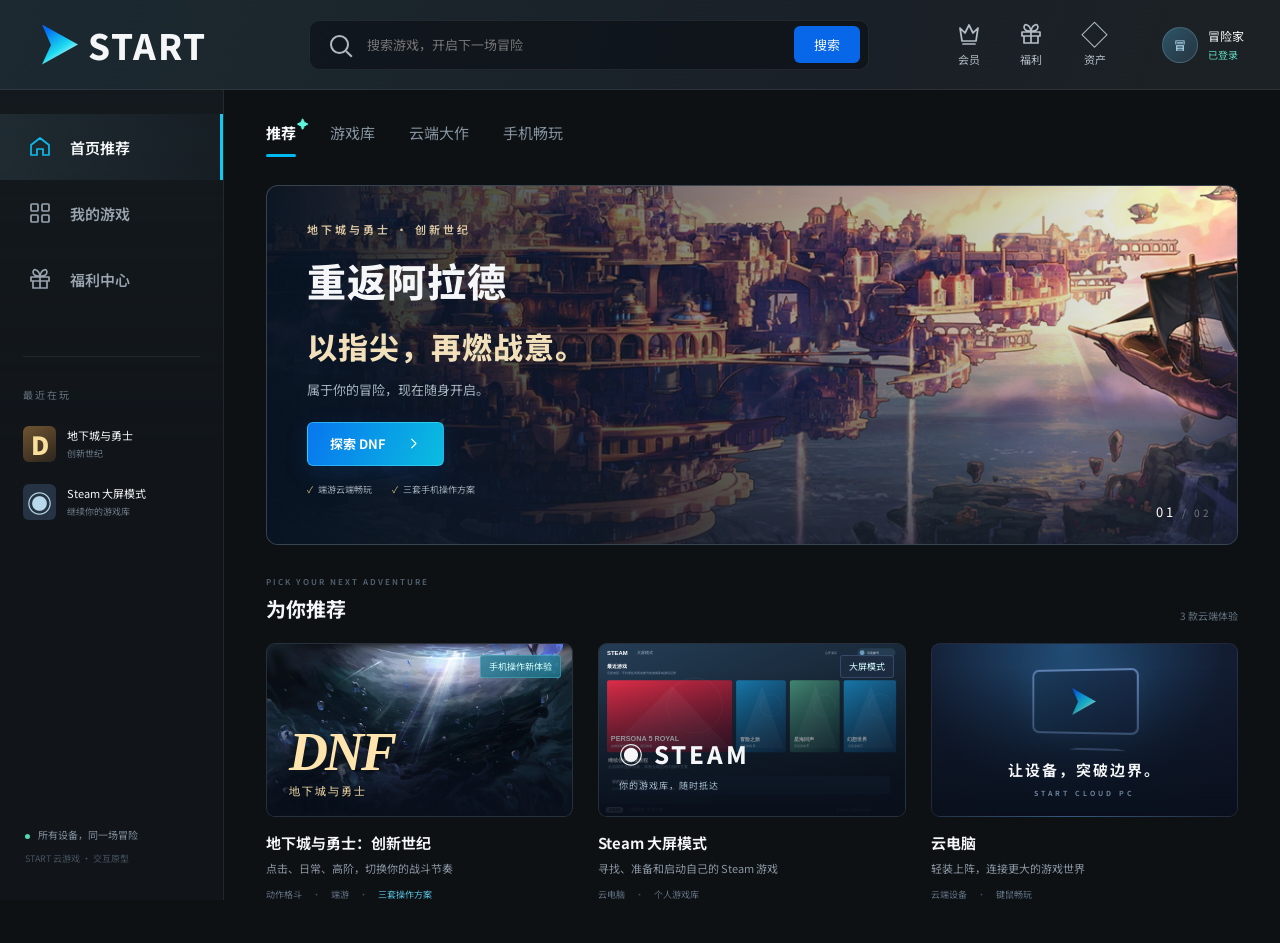
<file: index.html>
<!doctype html>
<html lang="zh-CN">
<head>
  <meta charset="utf-8">
  <meta name="viewport" content="width=device-width,initial-scale=1,viewport-fit=cover">
  <meta name="theme-color" content="#101316">
  <title>START · DNF 手机操作体验</title>
  <link rel="stylesheet" href="app.css">
  <link rel="stylesheet" href="controls.css?v=20261018">
  <link rel="stylesheet" href="refinements.css">
  <link rel="stylesheet" href="click-ui.css?v=20261018">
</head>
<body>
<svg class="svg-defs" xmlns="http://www.w3.org/2000/svg"><defs>
<symbol id="i-home" viewBox="0 0 24 24"><path d="m3 10 9-7 9 7v10H15v-6H9v6H3Z"/></symbol>
<symbol id="i-grid" viewBox="0 0 24 24"><rect x="3" y="3" width="7" height="7" rx="1"/><rect x="14" y="3" width="7" height="7" rx="1"/><rect x="3" y="14" width="7" height="7" rx="1"/><rect x="14" y="14" width="7" height="7" rx="1"/></symbol>
<symbol id="i-gift" viewBox="0 0 24 24"><path d="M3 10h18v4H3zm2 4v7h14v-7M12 10v11M12 9C3 10 4 1 8 3c3 1 4 6 4 6Zm0 0s1-5 4-6c4-2 5 7-4 6Z"/></symbol>
<symbol id="i-arrow" viewBox="0 0 24 24"><path d="m9 5 7 7-7 7"/></symbol>
<symbol id="i-play" viewBox="0 0 24 24"><path d="m8 4 12 8-12 8Z"/></symbol>
<symbol id="i-settings" viewBox="0 0 24 24"><path d="M4 7h16M4 17h16M8 3v8m8 2v8"/></symbol>
<symbol id="i-expand" viewBox="0 0 24 24"><path d="M9 3H3v6m12-6h6v6M3 15v6h6m12-6v6h-6"/></symbol>
<symbol id="i-back" viewBox="0 0 24 24"><path d="m15 5-7 7 7 7"/></symbol>
<symbol id="i-mouse" viewBox="0 0 24 24"><rect x="5" y="2" width="14" height="20" rx="7"/><path d="M12 2v8M5 10h14"/></symbol>
<symbol id="i-sword" viewBox="0 0 24 24"><path d="m7 17 11-14 3-1-1 4L7 17m-3-4 7 7m-5-3-4 5"/></symbol>
<symbol id="i-crown" viewBox="0 0 24 24"><path d="m3 6 5 5 4-8 4 8 5-5-2 13H5ZM6 22h12"/></symbol>
</defs></svg>
<div id="platform">
  <header class="platform-header">
    <button class="brand" data-nav="home" aria-label="START 首页"><span class="brand-mark"></span>START</button>
    <form class="search" id="search-form"><span class="search-icon"></span><input id="search-input" placeholder="搜索游戏，开启下一场冒险" aria-label="搜索游戏"><button type="submit">搜索</button></form>
    <div class="header-links"><button data-info="member"><svg><use href="#i-crown"/></svg><span>会员</span></button><button data-info="welfare"><svg><use href="#i-gift"/></svg><span>福利</span></button><button data-info="assets"><span class="outline-icon">◇</span><span>资产</span></button></div>
    <div class="account"><span class="account-avatar">冒</span><span>冒险家 <small>已登录</small></span></div>
  </header>
  <aside class="platform-sidebar">
    <nav><button class="nav-button active" data-nav="home"><svg><use href="#i-home"/></svg><span>首页推荐</span></button><button class="nav-button" data-nav="library"><svg><use href="#i-grid"/></svg><span>我的游戏</span></button><button class="nav-button" data-nav="welfare"><svg><use href="#i-gift"/></svg><span>福利中心</span></button></nav>
    <div class="sidebar-recent"><small>最近在玩</small><button data-nav="dnf"><span class="recent-icon dnf-icon">D</span><span>地下城与勇士<small>创新世纪</small></span></button><a href="steam/index.html#steam-detail"><span class="recent-icon steam-icon">◉</span><span>Steam 大屏模式<small>继续你的游戏库</small></span></a></div>
    <div class="sidebar-bottom"><span class="live-dot"></span> 所有设备，同一场冒险 <small>START 云游戏 · 交互原型</small></div>
  </aside>
  <main class="platform-main" id="home-page">
    <div class="catalog-tabs"><button class="active" data-filter="all">推荐<span>✦</span></button><button data-filter="library">游戏库</button><button data-filter="cloud">云端大作</button><button data-filter="touch">手机畅玩</button></div>
    <section class="featured" aria-label="DNF 推荐">
      <img class="featured-art" src="assets/town.png" alt="阿拉德的天空之城">
      <div class="featured-shade"></div><div class="featured-copy"><span class="eyebrow">地下城与勇士 · 创新世纪</span><h1>重返阿拉德<br><span>以指尖，再燃战意。</span></h1><p>属于你的冒险，现在随身开启。</p><button class="primary-button" data-nav="dnf">探索 DNF <svg><use href="#i-arrow"/></svg></button><div class="hero-tags"><span>端游云端畅玩</span><span>三套手机操作方案</span></div></div><span class="featured-index">01 <span>/ 02</span></span>
    </section>
    <section class="catalog-section"><div class="section-heading"><div><span class="eyebrow">PICK YOUR NEXT ADVENTURE</span><h2 id="catalog-title">为你推荐</h2></div><span id="catalog-counter">3 款云端体验</span></div>
    <div class="game-grid" id="game-grid">
      <button class="game-card" data-game="dnf" data-nav="dnf"><div class="game-cover dnf-cover"><img src="assets/dungeon.png" alt="DNF 深渊场景"><span class="card-badge">手机操作新体验</span><span class="cover-letter">DNF<small>地下城与勇士</small></span><span class="cover-launch">查看游戏 <svg><use href="#i-arrow"/></svg></span></div><h3>地下城与勇士：创新世纪</h3><p>点击、日常、高阶，切换你的战斗节奏</p><div class="card-meta"><span>动作格斗</span><span>端游</span><span class="blue-text">三套操作方案</span></div></button>
      <a class="game-card" data-game="steam" href="steam/index.html#steam-detail"><div class="game-cover steam-cover"><img src="steam/assets/steam-home.svg" alt="Steam 大屏模式"><span class="card-badge muted-badge">大屏模式</span><span class="steam-word">◉ STEAM<small>你的游戏库，随时抵达</small></span><span class="cover-launch">进入原有体验 <svg><use href="#i-arrow"/></svg></span></div><h3>Steam 大屏模式</h3><p>寻找、准备和启动自己的 Steam 游戏</p><div class="card-meta"><span>云电脑</span><span>个人游戏库</span></div></a>
      <button class="game-card" data-game="cloud" data-info="cloud"><div class="game-cover cloud-cover"><div class="cloud-monitor"><span class="brand-mark"></span></div><span class="cloud-word">让设备，突破边界。<small>START CLOUD PC</small></span></div><h3>云电脑</h3><p>轻装上阵，连接更大的游戏世界</p><div class="card-meta"><span>云端设备</span><span>键鼠畅玩</span></div></button>
    </div><div class="empty-search" id="empty-search" hidden>没有找到匹配的体验。试试搜索“DNF”或“Steam”。</div></section>
  </main>
  <main class="platform-main" id="detail-page" hidden>
    <div class="detail-heading"><button class="icon-button" data-nav="home" aria-label="返回首页"><svg><use href="#i-back"/></svg></button><h1>地下城与勇士：创新世纪</h1><span class="pill">端游</span></div>
    <div class="detail-grid"><section><div class="detail-hero"><img id="detail-hero-art" src="assets/dungeon.png" alt="DNF 官方场景"><div class="detail-hero-copy"><span>DNF · CLOUD ADVENTURE</span><h2>以指尖<br>再战阿拉德</h2><p>熟悉的世界，全新的操作节奏。</p></div><button class="hero-play" data-launch="daily" aria-label="开始日常战斗体验"><svg><use href="#i-play"/></svg></button><span class="visual-caption">官方场景素材 · 操作方案演示</span></div>
    <div class="detail-thumbs"><button class="selected" data-preview="dungeon"><img src="assets/dungeon.png" alt=""><span>日常战斗</span></button><button data-preview="town"><img src="assets/town.png" alt=""><span>城镇与养成</span></button><button data-preview="raid"><img src="assets/dungeon.png" alt=""><span>高阶团本</span></button></div>
    <div class="detail-description"><h3>你的操作，跟上你的节奏。</h3><p>商城养成少一点切换，日常刷本少一点负担，高阶团本保留每一次精准选择。按当前任务选择方案，熟悉的技能仍然在手边。</p><div class="detail-scheme-row"><button data-launch="click"><svg><use href="#i-mouse"/></svg><span>点击方案<small>商城 · 养成 · 活动</small></span><b>↗</b></button><button data-launch="daily"><svg><use href="#i-sword"/></svg><span>日常战斗<small>清疲劳 · 轻度副本</small></span><b>↗</b></button><button data-launch="advanced"><svg><use href="#i-crown"/></svg><span>高阶战斗<small>四人团 · 十二人团</small></span><b>↗</b></button></div></div></section>
    <aside class="detail-service"><div class="dnf-mini-mark">DNF<span>地下城与勇士</span></div><h2>地下城与勇士：<br>创新世纪</h2><p>阿拉德的冒险，从未离你远去。</p><div class="service-tags"><span>动作格斗</span><span>端游</span><span>云端畅玩</span></div><div class="service-divider"></div><span class="service-kicker">手机操作专项体验</span><h3>为每一种玩法<br>找到合适的操作。</h3><div class="service-feature"><span>01</span> 四种点击方式，批量操作更顺手</div><div class="service-feature"><span>02</span> 滑动选技，松手释放</div><div class="service-feature"><span>03</span> 按角色保存你的习惯</div><div class="service-bottom"><span class="connection"><i></i>体验环境已准备就绪</span><button class="primary-button launch-button" id="open-launcher"><svg><use href="#i-play"/></svg>开始体验</button><small>交互原型 · 无需真实账号与支付</small></div></aside></div>
  </main>
</div>
<section id="experience" hidden>
  <header class="experience-header"><button class="back-to-detail" id="exit-experience"><svg><use href="#i-back"/></svg>游戏详情</button><div class="experience-title"><b>DNF</b><span>手机操作体验</span><span class="prototype-pill">交互原型</span></div><div class="experience-header-actions"><button id="open-settings"><svg><use href="#i-settings"/></svg>角色与布局</button><button id="immersive-button"><svg><use href="#i-expand"/></svg>沉浸体验</button></div></header>
  <div class="experience-content"><div class="experience-intro"><div><span class="eyebrow">PLAY YOUR WAY</span><h1 id="mode-title">轻装上阵，畅快刷本。</h1></div><p id="mode-description">左手移动，右手滑动选技。拾取、再挑战，随手就能完成。</p></div>
  <div class="mode-tabs" role="tablist" aria-label="操作方案"><button data-mode="click" role="tab"><svg><use href="#i-mouse"/></svg><span>点击方案<small>商城 / 养成 / 活动</small></span><i>01</i></button><button class="active" data-mode="daily" role="tab"><svg><use href="#i-sword"/></svg><span>日常战斗<small>清疲劳 / 轻度副本</small></span><i>02</i></button><button data-mode="advanced" role="tab"><svg><use href="#i-crown"/></svg><span>高阶战斗<small>四人团 / 十二人团</small></span><i>03</i></button></div>
  <div class="play-layout"><div class="device-column"><div class="device-frame"><div class="device-camera" aria-hidden="true"></div><div id="game-stage" class="game-stage mode-daily scene-dungeon" tabindex="0" aria-label="DNF 横屏操作模拟区域">
    <div class="world-bg"></div><div class="world-vignette"></div><div class="world-floor"></div>
    <div class="world-location"><small id="world-region">深渊 · 最终调律者</small><strong id="world-progress">挑战进度 <span>0 / 3</span></strong></div>
    <div class="cloud-toolbar"><button id="cloud-menu" class="cloud-logo" aria-label="打开会话菜单"><span class="brand-mark"></span></button><span class="network"><i></i> 18ms</span><button id="in-game-mode" class="mode-compact">日常战斗 <span>⌄</span></button></div>
    <button class="restore-controls" id="restore-controls" hidden>显示操作栏</button>
    <div class="actor" id="actor"><span class="actor-name">阿拉德冒险家<small id="role-world-name">极诣 · 剑魂</small></span><div class="actor-art" id="actor-art"><span class="warrior-head"></span><span class="warrior-body"></span><span class="warrior-blade"></span></div><div class="actor-aura"></div></div>
    <div id="enemy" class="enemy"><span class="enemy-title">深渊守卫</span><div class="enemy-health"><i id="enemy-health"></i></div><div class="enemy-orb"><span>✦</span></div><div class="enemy-base"></div></div>
    <button id="world-loot" class="world-loot" hidden><span>✧</span>拾取战利品</button><div id="effects" class="effects"></div><div class="world-feedback" id="world-feedback" aria-live="polite"></div>
    <div class="raid-mechanic" id="raid-mechanic" hidden><span>队长机制</span><b>共鸣装置等待激活</b><small>使用「队长特殊键」完成机制</small></div>
    <div class="game-hud" id="game-hud"><div class="health-orb">HP</div><div class="hud-middle"><span id="hud-role">极诣 · 剑魂</span><div class="hp-line"><i></i></div><small id="hud-fatigue">疲劳 156 / 156</small></div><div class="mana-orb">MP</div></div>
    <div id="town-world" class="town-world" hidden><button class="town-poi town-shop" data-town-scene="shop" aria-label="打开城镇材料商店"><b>◈</b><span>材料商店<small>购买与补给</small></span></button><button class="town-poi town-portal" data-town-battle="daily" aria-label="进入日常副本"><b>✧</b><span>前往地下城<small>开始日常挑战 ›</small></span></button><div class="town-name">赫顿玛尔<small>HENDON MYRE · 城镇</small></div><div class="town-shortcuts"><button data-town-scene="bag"><span>▦</span>背包</button><button data-town-scene="upgrade"><span>⚔</span>装备强化</button><button data-town-scene="activity"><span>✦</span>日常活动</button><button data-town-scene="team"><span>♧</span>寻找队伍</button></div></div>
    <div id="town-character-shadow" class="town-character-shadow" hidden></div>
    <div id="click-workspace" class="click-workspace" hidden></div>
    <div id="combat-controls"></div>
    <div id="click-controls" class="click-controls" role="toolbar" aria-label="可拖动的点击操作栏" hidden><button id="click-drag-handle" class="click-drag-handle" aria-label="拖动操作栏，可使用方向键移动" title="按住拖动操作栏"><svg viewBox="0 0 16 24" aria-hidden="true"><path d="M5 5h.01M11 5h.01M5 12h.01M11 12h.01M5 19h.01M11 19h.01" stroke-linecap="round" stroke-width="3"/></svg></button><button id="click-escape" class="utility-key escape-key">Esc<small>返回</small></button><div class="click-switch"><span>普通点击</span><div><button class="selected" data-click="left" aria-pressed="true">左键</button><button data-click="right" aria-pressed="false">右键</button></div></div><div class="click-switch"><span>组合点击</span><div><button data-click="shift-left" aria-pressed="false">Shift + 左键</button><button data-click="shift-right" aria-pressed="false">Shift + 右键</button></div></div><div class="click-switch count-switch"><span>点击次数 · 选中锁定</span><div><button data-click-count="1" class="selected" aria-pressed="true">单击</button><button data-click-count="2" aria-pressed="false">双击</button></div></div><button id="click-tools" class="utility-key" aria-label="更多点击工具">···<small>工具</small></button></div>
    <div class="game-status" id="game-status"><span class="live-dot"></span><span id="input-status">滑动选技，松手释放</span></div><div class="home-indicator"></div>
  </div></div><div class="device-caption"><span><i></i> iPhone 16 Pro Max · 横屏安全区域</span><span>鼠标拖动或手指滑动均可体验</span></div></div>
  <aside class="guide-panel"><div class="guide-header"><span class="eyebrow">TRY IT YOURSELF</span><span id="guide-count">01 / 03</span></div><h2 id="guide-title">一轮副本，轻松上手。</h2><p id="guide-description">试试精简后的日常战斗操作。</p><div class="guide-tasks" id="guide-tasks"></div><div class="guide-tip" id="guide-tip"></div><button class="guide-reset" id="reset-demo">↻ 重置当前体验</button><div class="input-log"><span>最近操作</span><ol id="action-log"><li>等待你的第一个操作</li></ol></div></aside></div>
  <div class="experience-footer"><span>第三章设计方案 · V1.0</span><span>场景与数值用于交互演示；不连接实际游戏。</span><button id="source-info">素材与说明 ↗</button></div></div>
</section>
<div class="modal-backdrop" id="modal-backdrop" hidden><section class="modal" id="modal" role="dialog" aria-modal="true" aria-labelledby="modal-title"><button class="modal-close" id="modal-close" aria-label="关闭弹窗">×</button><span class="eyebrow" id="modal-eyebrow">START CLOUD GAMING</span><h2 id="modal-title"></h2><div id="modal-body"></div><div class="modal-actions" id="modal-actions"></div></section></div>
<div class="toast" id="toast" role="status"></div>
<script src="controls.js?v=20261018"></script><script src="click-ui.js?v=20261018"></script><script src="app.js?v=20261018"></script>
</body>
</html>
</file>
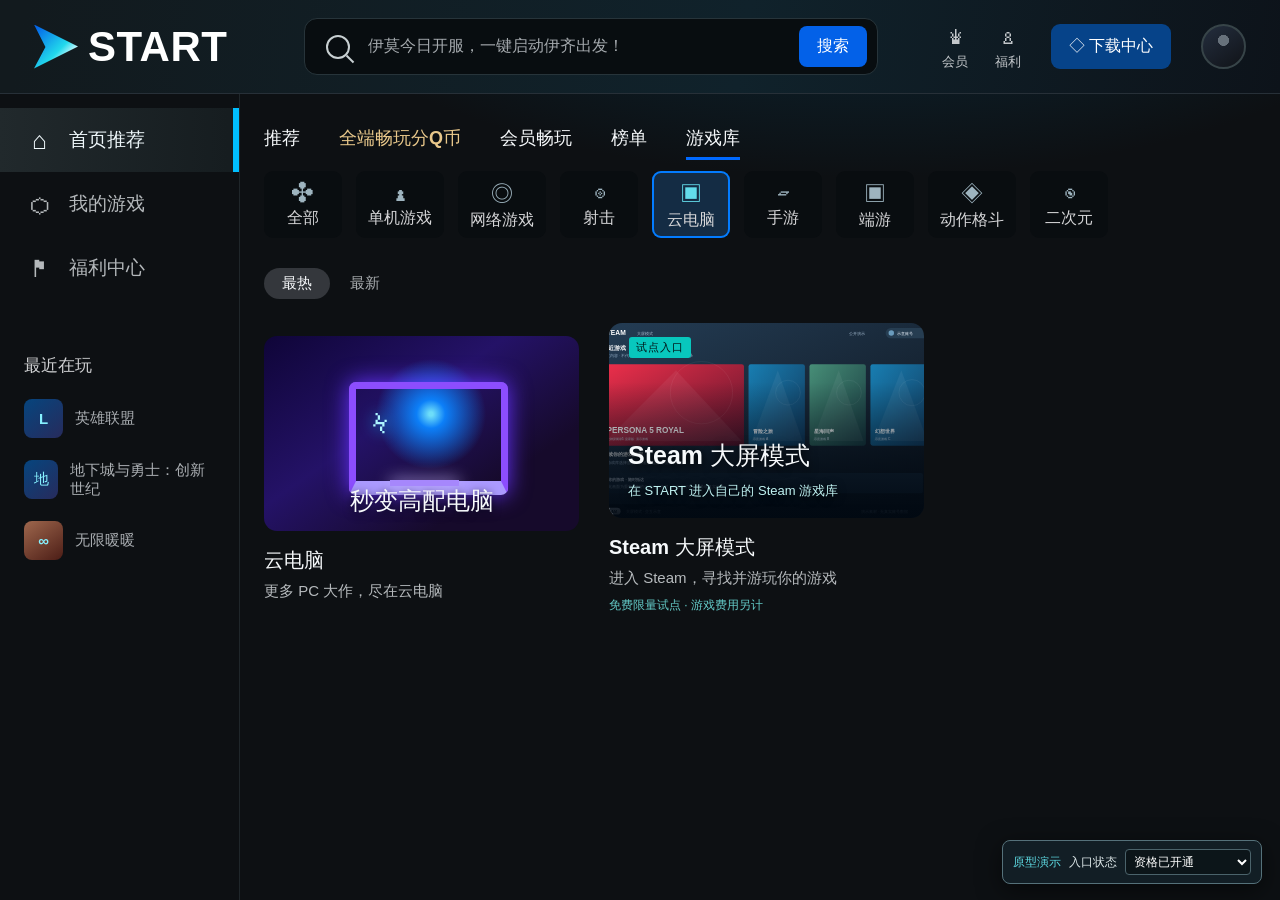
<file: steam/index.html>
<!doctype html>
<html lang="zh-CN">
<head>
  <meta charset="utf-8">
  <meta name="viewport" content="width=device-width, initial-scale=1">
  <title>START 云游戏网页版 · Steam 大屏完整链路原型</title>
  <link rel="stylesheet" href="flow.css">
  <style>
    :root{font-family:"Microsoft YaHei","PingFang SC",Arial,sans-serif;color:#f6f9fb;background:#0c0f12;font-synthesis:none}
    *{box-sizing:border-box}body{margin:0;min-width:360px;background:#0c0f12}button{font:inherit;cursor:pointer}button:focus-visible,[tabindex]:focus-visible{outline:2px solid #67e9f1;outline-offset:3px}
    .app{min-height:100vh;background:radial-gradient(ellipse 58% 35% at 67% -9%,#0c2d3e 0%,transparent 82%),#0d1013}
    .topbar{height:94px;display:flex;align-items:center;gap:30px;padding:0 34px;border-bottom:1px solid #273038;background:linear-gradient(100deg,#121a1e 2%,#10222b 58%,#0d131a 100%);position:sticky;top:0;z-index:20}
    .brand{width:292px;flex:none;display:flex;align-items:center;gap:10px;color:#fff;font-size:42px;font-weight:750;letter-spacing:.5px;white-space:nowrap}
    .brand-mark{width:44px;height:44px;position:relative;clip-path:polygon(0 0,100% 50%,0 100%,26% 51%);background:linear-gradient(135deg,#0262e8 4%,#22d9ec 57%,#d5faff 76%)}
    .site-search{height:57px;max-width:574px;min-width:280px;flex:1;display:flex;align-items:center;border:1px solid #27343a;border-radius:13px;background:#080d10;color:#a4a9ad;padding:8px 10px 8px 21px;gap:18px}.search-lens{width:24px;height:24px;border:2px solid #c8d0d2;border-radius:50%;position:relative;flex:none}.search-lens:after{content:"";position:absolute;width:10px;height:2px;background:#c8d0d2;transform:rotate(45deg);right:-7px;bottom:-3px}.site-search span:nth-child(2){overflow:hidden;text-overflow:ellipsis;white-space:nowrap;flex:1}.search-submit{background:#0361e8;border:0;color:#fff;border-radius:8px;padding:10px 18px;font-weight:700}.toplinks{display:flex;align-items:center;gap:27px;margin-left:auto}.toplinks span{display:flex;flex-direction:column;align-items:center;color:#c3c7ca;gap:3px;font-size:13px;white-space:nowrap}.toplinks b{font-size:24px;line-height:28px;font-weight:500}.download{border:0;border-radius:9px;background:#064389;color:#fff;font-weight:700;padding:12px 18px;white-space:nowrap}.avatar{width:45px;height:45px;border:2px solid #374448;border-radius:50%;background:radial-gradient(circle at 50% 35%,#67717b 0 16%,transparent 17%),linear-gradient(145deg,#242e3e,#101318)}
    .shell{display:flex}.sidebar{width:292px;flex:none;border-right:1px solid #1f262a;min-height:calc(100vh - 94px);padding:14px 0 28px}.nav-item{height:64px;display:flex;align-items:center;gap:18px;padding:0 28px;color:#b4b8bb;font-size:19px;font-weight:650}.nav-item.selected{color:#eef7fa;background:linear-gradient(90deg,#21292c 0%,#161d20 98%);border-right:6px solid #00bfff}.nav-glyph{width:23px;text-align:center;font-size:25px}.recent{padding:54px 24px 0;font-weight:700;font-size:17px;color:#d0d1d3}.recent-row{display:flex;align-items:center;gap:12px;margin-top:22px;color:#aaaeb2;font-size:15px;font-weight:550}.game-icon{width:39px;height:39px;border-radius:8px;display:grid;place-items:center;background:linear-gradient(140deg,#06457e,#272b5c);font-weight:800;color:#86f1ff}.recent-row:nth-child(3) .game-icon{background:linear-gradient(145deg,#9e674d,#4c1d16)}.recent-row:nth-child(4) .game-icon{background:linear-gradient(145deg,#ef91b1,#772954)}
    .main{flex:1;min-width:0;padding:22px 38px 54px 38px}.catalog-tabs{display:flex;gap:39px;align-items:center;font-size:18px;font-weight:700;height:51px}.catalog-tabs span{white-space:nowrap}.catalog-tabs .active{position:relative}.catalog-tabs .active:after{content:"";position:absolute;height:3px;left:0;right:0;bottom:-10px;background:#0069ff}.category-row{display:flex;gap:14px;margin:8px 0 30px;overflow:hidden}.category{height:67px;min-width:78px;padding:8px 12px;border-radius:9px;background:#090d10;text-align:center;color:#d6d6d8;display:flex;flex-direction:column;align-items:center;justify-content:center;gap:1px;font-weight:650;white-space:nowrap}.category b{font-size:22px;color:#9eb4bf}.category.active{background:#142c44;box-shadow:inset 0 0 0 2px #037cff}.category.active b{color:#63dceb}
    .sort{display:flex;align-items:center;gap:20px;margin:0 0 24px;color:#a9adb0;font-size:15px}.sort strong{color:#f6f8fa;background:#34373c;border-radius:20px;padding:6px 18px}.cards{display:flex;gap:30px;flex-wrap:wrap}.product-card{width:315px;max-width:100%;text-align:left;border:0;background:transparent;color:inherit;padding:0;transition:transform .18s}.product-card:hover{transform:translateY(-4px)}.card-art{height:195px;border-radius:13px;overflow:hidden;position:relative}.cloud-art{background:radial-gradient(circle at 53% 40%,#6dddf9 0 1%,#0c7ff8 7%,transparent 27%),linear-gradient(145deg,#0f0538 0%,#241267 41%,#160a2b 75%)}.cloud-art:before{content:"";position:absolute;left:27%;top:24%;width:46%;height:47%;border:7px solid #8c4dfe;border-bottom:14px solid #ab9aff;border-radius:7px;box-shadow:0 0 22px #6632fc}.cloud-art:after{content:"";position:absolute;left:40%;top:74%;width:22%;height:6px;background:#a687fc;box-shadow:0 0 16px #cbbbff}.cloud-art .monitor{position:absolute;left:34%;top:32%;font-size:36px;color:#adf5ff;text-shadow:0 0 15px #08befd}.cloud-art .art-label{position:absolute;bottom:14px;left:0;right:0;font-size:24px;text-align:center;font-weight:850;text-shadow:0 2px 9px #02030a}.steam-art{background:#141718 url('assets/steam-home.svg') center 39%/cover no-repeat}.steam-art:after{content:"";position:absolute;inset:30% 0 0;background:linear-gradient(0deg,rgba(1,9,18,.96),transparent)}.steam-art .art-label{position:absolute;z-index:1;left:19px;bottom:17px;font-size:25px;font-weight:800;line-height:1.22;text-shadow:0 2px 10px #000}.steam-art .art-kicker{position:absolute;z-index:1;left:20px;top:14px;background:#08c7bd;border-radius:3px;color:#001618;padding:3px 7px;font-size:11px;font-weight:800;letter-spacing:1px}.card-title{font-size:20px;font-weight:750;margin-top:16px}.card-subtitle{font-size:15px;color:#b6babd;margin-top:6px;line-height:1.45}.card-mini{font-size:12px;color:#64cbc8;margin-top:8px}
    .detail-top{display:flex;align-items:center;gap:16px;margin:0 0 24px}.back{border:0;background:none;color:#fff;font-size:34px;line-height:32px;padding:0 5px}.detail-top h1{font-size:24px;margin:0}.detail-grid{display:grid;grid-template-columns:minmax(450px,1.62fr) minmax(340px,.94fr);gap:29px;max-width:1450px}.hero{aspect-ratio:1.93;border-radius:14px;overflow:hidden;background:#0f1c28;position:relative}.hero>img{width:100%;height:100%;object-fit:cover}.hero:after{content:"";position:absolute;inset:55% 0 0;background:linear-gradient(0deg,#030709b3,transparent)}.hero-copy{position:absolute;bottom:23px;left:27px;z-index:1;text-shadow:0 2px 9px #000}.hero-copy strong{font-size:34px;display:block}.hero-copy small{font-size:16px;color:#c9e7e8}.thumbs{display:flex;gap:11px;margin-top:11px}.thumbs button{width:100px;height:63px;padding:0;border:2px solid transparent;border-radius:6px;background:#0d1318;overflow:hidden}.thumbs button.current{border-color:#c9f5fc}.thumbs img{width:100%;height:100%;object-fit:cover}.detail-intro{margin:26px 0 0;color:#dedfe1;font-size:16px;line-height:1.8;max-width:1100px}.detail-intro p{margin:0 0 12px}.minor-line{color:#929ca3;font-size:13px}
    .service{border:1px solid #2b3538;border-radius:11px;min-height:100%;padding:29px 28px 26px;background:#101416;display:flex;flex-direction:column}.service h2{font-size:27px;margin:0 0 9px}.service .lead{color:#b5bcbe;line-height:1.55;font-size:15px;margin:0 0 20px}.service .section-line{border-top:1px solid #2a3438;margin:12px 0 17px}.status{display:flex;gap:10px;align-items:center;color:#c9e4de;font-size:14px;margin:0 0 14px}.status-dot{width:8px;height:8px;border-radius:50%;background:#0bd49e;box-shadow:0 0 10px #0bd49e}.status-dot.off{background:#f5b658;box-shadow:none}.facts{display:grid;gap:15px;margin:4px 0 18px}.fact{display:flex;gap:11px;align-items:flex-start;color:#cbd0d1;line-height:1.45;font-size:14px}.fact-icon{color:#2ed6e2;font-size:18px;min-width:22px}.fact strong{color:#fff}.info-link{color:#2eb7ff;border:0;background:none;padding:0;font-size:13px;text-decoration:underline;text-underline-offset:3px;text-align:left}.fee-note{color:#aeb8bc;font-size:12px;line-height:1.5;margin:0 0 13px}.launch{width:100%;height:58px;flex:none;border:0;border-radius:8px;background:linear-gradient(100deg,#00d7bb,#16c6e5 65%,#a5eef2);color:white;font-size:20px;font-weight:800}.launch:hover{filter:brightness(1.08)}.secondary-cta{margin-top:15px;border:1px solid #43606b;background:#161f23;border-radius:8px;color:#bde6e6;height:37px}.prototype-note{margin-top:12px;color:#7f8c91;font-size:12px;line-height:1.5}
    .overlay{position:fixed;inset:0;background:#000b;z-index:40;display:flex;align-items:center;justify-content:center;padding:24px}.dialog{width:min(560px,100%);border:1px solid #39454c;border-radius:11px;background:#1c2227;box-shadow:0 25px 85px #000a;padding:27px 30px 25px}.dialog h2{font-size:23px;margin:0 0 17px}.dialog p{font-size:15px;color:#cdd4d7;line-height:1.7;margin:0 0 12px}.dialog ul{font-size:14px;color:#d1d7da;line-height:1.8;padding-left:20px}.dialog-actions{display:flex;gap:12px;margin-top:22px}.dialog-actions button{height:43px;border-radius:6px;border:0;flex:1;color:#fff;background:#3c454a}.dialog-actions button.primary{background:#16c5bb;color:#fff;font-weight:750}.dialog-close{float:right;background:none;border:0;color:#a4adb0;font-size:25px;padding:0 2px}.step-row{display:flex;gap:7px;margin:22px 0 17px}.step-row span{height:5px;border-radius:4px;background:#303e45;flex:1}.step-row span.done{background:#18c2ce}.busy{width:28px;height:28px;border:3px solid #295569;border-top-color:#34d8e4;border-radius:50%;animation:spin 1s linear infinite;margin:20px auto}@keyframes spin{to{transform:rotate(360deg)}}
    .demo{position:fixed;right:18px;bottom:16px;z-index:30;display:flex;align-items:center;gap:8px;background:#142027ee;border:1px solid #55717a;border-radius:8px;padding:8px 10px;color:#dce7e8;font-size:12px;box-shadow:0 6px 25px #0008}.demo select{background:#0c1519;color:#fff;border:1px solid #4b636b;border-radius:4px;padding:4px;font-size:12px}.demo-tag{color:#5ddae2;font-weight:750}
    .hidden{display:none!important}
    @media(max-width:1300px){.toplinks span:nth-child(n+3){display:none}.brand{width:240px}.sidebar{width:240px}.main{padding:18px 24px}.detail-grid{gap:18px;grid-template-columns:minmax(400px,1.4fr) minmax(310px,1fr)}}
    @media(max-width:1000px){.sidebar{width:75px}.nav-item{justify-content:center;padding:0;font-size:0}.nav-glyph{font-size:25px}.recent{display:none}.brand{width:auto;font-size:30px}.brand-mark{width:31px;height:31px}.topbar{gap:18px}.toplinks{display:none}.site-search{max-width:none}.detail-grid{grid-template-columns:1fr}.service{min-height:410px}}
    @media(max-width:600px){.topbar{height:68px;padding:0 14px}.brand{font-size:21px}.brand-mark{width:24px;height:24px}.site-search{min-width:0;height:41px;font-size:11px;padding:5px 5px 5px 10px;gap:8px}.search-lens{width:16px;height:16px}.search-submit{padding:8px 9px;font-size:11px}.download,.avatar{display:none}.sidebar{display:none}.main{padding:14px}.catalog-tabs{gap:22px;font-size:14px;overflow:auto}.category-row{margin-bottom:22px}.category{min-width:64px;height:56px;font-size:11px}.category b{font-size:17px}.cards{gap:24px}.product-card{width:100%}.card-art{height:190px}.detail-grid{display:block}.detail-top h1{font-size:19px}.hero{aspect-ratio:1.6}.hero-copy strong{font-size:23px}.thumbs button{width:75px;height:46px}.service{margin-top:25px;padding:22px;min-height:0}.demo{right:8px;bottom:8px;max-width:calc(100vw - 16px)}}
  </style>
</head>
<body>
<div class="app">
  <header class="topbar">
    <div class="brand"><span class="brand-mark" aria-hidden="true"></span>START</div>
    <div class="site-search"><i class="search-lens" aria-hidden="true"></i><span>伊莫今日开服，一键启动伊齐出发！</span><button class="search-submit" type="button">搜索</button></div>
    <div class="toplinks" aria-hidden="true"><span><b>♛</b>会员</span><span><b>♙</b>福利</span><span><b>⬡</b>资产</span><span><b>♧</b>消息</span><span><b>▣</b>反馈</span></div>
    <button type="button" class="download">◇ 下载中心</button><div class="avatar" aria-label="账号头像"></div>
  </header>
  <div class="shell">
    <aside class="sidebar" aria-label="主导航"><div class="nav-item selected"><span class="nav-glyph">⌂</span>首页推荐</div><div class="nav-item"><span class="nav-glyph">⬡</span>我的游戏</div><div class="nav-item"><span class="nav-glyph">⚑</span>福利中心</div><div class="recent">最近在玩<div class="recent-row"><span class="game-icon">L</span>英雄联盟</div><div class="recent-row"><span class="game-icon">地</span>地下城与勇士：创新世纪</div><div class="recent-row"><span class="game-icon">∞</span>无限暖暖</div></div></aside>
    <main class="main" id="catalog">
      <div class="catalog-tabs"><span>推荐</span><span style="color:#e9c88b">全端畅玩分Q币</span><span>会员畅玩</span><span>榜单</span><span class="active">游戏库</span></div>
      <div class="category-row" aria-label="游戏分类"><div class="category"><b>✣</b>全部</div><div class="category"><b>♟</b>单机游戏</div><div class="category"><b>◎</b>网络游戏</div><div class="category"><b>⌾</b>射击</div><div class="category active"><b>▣</b>云电脑</div><div class="category"><b>▱</b>手游</div><div class="category"><b>▣</b>端游</div><div class="category"><b>◈</b>动作格斗</div><div class="category"><b>◉</b>二次元</div></div>
      <div class="sort"><strong>最热</strong><span>最新</span></div>
      <div class="cards">
        <button type="button" class="product-card" id="cloud-card" aria-label="查看现有云电脑入口"><div class="card-art cloud-art"><div class="monitor">ϟ</div><span class="art-label">秒变高配电脑</span></div><div class="card-title">云电脑</div><div class="card-subtitle">更多 PC 大作，尽在云电脑</div></button>
        <button type="button" class="product-card" id="steam-card" aria-label="查看 Steam 大屏模式详情"><div class="card-art steam-art"><span class="art-kicker">试点入口</span><span class="art-label">Steam 大屏模式<br><small style="font-size:13px;font-weight:500;color:#c1f4f3">在 START 进入自己的 Steam 游戏库</small></span></div><div class="card-title">Steam 大屏模式</div><div class="card-subtitle">进入 Steam，寻找并游玩你的游戏</div><div class="card-mini">免费限量试点 · 游戏费用另计</div></button>
      </div>
    </main>
    <main class="main hidden" id="detail">
      <div class="detail-top"><button type="button" class="back" id="back" aria-label="返回游戏库">‹</button><h1>Steam 大屏模式</h1></div>
      <div class="detail-grid">
        <section aria-label="Steam 大屏模式预览"><div class="hero"><img id="hero-image" src="assets/steam-home.svg" alt="Steam 大屏模式主页预览"><div class="hero-copy"><strong>在 START 畅玩 Steam 游戏</strong><small>先进入 Steam 大屏，再寻找、准备和启动目标游戏</small></div></div><div class="thumbs"><button type="button" class="current" data-image="assets/steam-home.svg" data-alt="Steam 大屏模式主页预览" aria-label="查看 Steam 大屏主页"><img src="assets/steam-home.svg" alt=""></button><button type="button" data-image="assets/steam-library.svg" data-alt="Steam 大屏游戏库预览" aria-label="查看 Steam 游戏库"><img src="assets/steam-library.svg" alt=""></button><button type="button" data-image="assets/steam-detail.svg" data-alt="Steam 游戏详情页预览" aria-label="查看 Steam 游戏详情"><img src="assets/steam-detail.svg" alt=""></button></div><div class="detail-intro"><p>通过 START 云端环境打开 Steam 大屏模式，登录自己的 Steam 账号，检索或从游戏库选择游戏，按需要下载、启动并游玩。再次使用时，可继续适用的游戏进度。</p><p class="minor-line">此入口聚焦 Steam 使用；现有“云电脑”仍提供更通用的云端电脑环境。具体游戏可玩性、输入适配和存档方式需按游戏确认。</p></div></section>
        <aside class="service"><h2>Steam 大屏模式</h2><p class="lead">在受限设备上，通过 START 使用 Steam 并游玩自己账号中的游戏。</p><div class="section-line"></div><div class="status"><i class="status-dot" id="status-dot"></i><span id="status-text">当前状态：试点资格已开通，可申请云会话</span></div><div class="fee-note">云服务免费限量试用；Steam 游戏购买费用另计。</div><button class="launch" type="button" id="launch">启动 Steam 大屏模式</button><div class="section-line"></div><div class="facts"><div class="fact"><span class="fact-icon">▣</span><span><strong>使用方式</strong><br>网页版进入云端 Steam 大屏模式</span></div><div class="fact"><span class="fact-icon">♧</span><span><strong>使用前准备</strong><br>START 账号、Steam 账号及目标游戏的使用权限</span></div><div class="fact"><span class="fact-icon">◇</span><span><strong>试点费用</strong><br>试点名额、额度和可用时间以实际开放规则为准</span></div><div class="fact"><span class="fact-icon">⌘</span><span><strong>体验提示</strong><br>键鼠与游戏操作方案因游戏而异，部分游戏可能需要自定义按键</span></div></div><button class="info-link" type="button" id="info">查看完整使用说明和试点规则 ↗</button><button class="secondary-cta" type="button" id="cloud-compare">与云电脑有何区别？</button><div class="prototype-note">原型中的资格状态仅用于流程演示。</div></aside>
      </div>
    </main>
  </div>
</div>
<section class="cloud-flow hidden" id="cloud-flow" aria-label="Steam 大屏模式云会话原型">
  <button type="button" id="flow-immersive-exit" hidden>返回评审视图 · Esc</button>
  <header class="flow-topbar">
    <div class="flow-brand"><span class="brand-mark" aria-hidden="true"></span><b>START</b><span class="flow-divider"></span><span>Steam 大屏模式</span><em>原型演示</em></div>
    <div class="flow-top-actions"><span class="flow-connection"><i></i> 云会话已连接</span><button type="button" id="flow-immersive">沉浸预览</button><button type="button" id="flow-exit">退出演示</button></div>
  </header>
  <div class="flow-main">
    <div class="flow-view">
      <div class="flow-scene" id="flow-scene" aria-live="polite"></div>
      <div class="flow-foot"><span id="flow-foot-label">演示流程</span><span>START / Steam 界面示意 · P5R 游戏画面 · 交互为方案演示</span></div>
    </div>
    <aside class="flow-rail" aria-label="当前步骤说明">
      <div class="flow-rail-head"><small>评审导航 · 非产品界面</small><span id="flow-count">01 / 23</span></div>
      <div class="flow-mini-steps" id="flow-mini-steps"></div><div class="flow-jump-wrap"><label for="flow-jump">跳转展示节点</label><select id="flow-jump" aria-label="跳转展示节点"></select></div>
      <div class="flow-auto-review"><label><input type="checkbox" id="flow-auto-enabled" checked> 等待节点自动推进</label><span id="flow-auto-state">等待节点自动演示</span></div><label class="flow-sync-result-wrap" id="flow-sync-result-wrap" hidden>同步演示结果<select id="flow-sync-result"><option value="success">上传结果确认成功</option><option value="failure">上传失败 / 状态未确认</option></select></label><div class="flow-rail-content"><span class="flow-eyebrow" id="flow-eyebrow"></span><h2 id="flow-title"></h2><p id="flow-description"></p><div class="flow-callout" id="flow-callout"></div></div>
      <div class="flow-scenarios"><label for="flow-scenario">查看条件与异常分支</label><select id="flow-scenario"><option value="">选择演示分支…</option><optgroup label="XGP 参考触屏方案"><option value="touchTitle">P5R 标题 · 通用手柄</option><option value="touchDialogue">P5R 剧情 · 精简布局</option><option value="touchBattle">P5R 战斗 · 指令布局</option><option value="touchCinema">P5R 过场 · 最小布局</option></optgroup><option value="queue">资源排队</option><option value="verify">Steam 安全验证</option><option value="library">从游戏库选游戏</option><option value="settings">云画面与声音</option><option value="mapping">操作设置与按键</option><option value="feedback">会话内反馈</option><option value="reconnect">断线恢复原会话</option><option value="timeWarning">剩余时长提醒</option><option value="gameCrash">游戏异常退出</option><option value="syncFailure">云存档同步失败</option></select></div><div class="flow-rail-actions"><button type="button" class="flow-primary" id="flow-next"></button><button type="button" class="flow-secondary" id="flow-prev">上一步</button></div>
    </aside>
  </div>
</section>
<div class="demo" id="demo"><span class="demo-tag">原型演示</span><label for="demo-state">入口状态</label><select id="demo-state"><option value="ready">资格已开通</option><option value="no-start">未登录 START</option><option value="no-quota">尚未获得试点资格</option></select></div>
<div class="overlay hidden" id="overlay" role="presentation"><section class="dialog" role="dialog" aria-modal="true" aria-labelledby="dialog-title"><button type="button" class="dialog-close" id="dialog-close" aria-label="关闭弹窗">×</button><h2 id="dialog-title"></h2><div id="dialog-body"></div><div class="dialog-actions" id="dialog-actions"></div></section></div>
<script>
(() => {
 const $=id=>document.getElementById(id), catalog=$('catalog'), detail=$('detail'), overlay=$('overlay');
 let page='catalog', state='ready';
 function showPage(next){page=next;catalog.classList.toggle('hidden',next!=='catalog');detail.classList.toggle('hidden',next!=='detail');window.scrollTo({top:0,behavior:'instant'});history.replaceState(null,'',next==='detail'?'#steam-detail':'#catalog')}
 function close(){overlay.classList.add('hidden')}
 function modal(title,body,actions){$('dialog-title').textContent=title;$('dialog-body').innerHTML=body;$('dialog-actions').innerHTML='';for(const a of actions){let b=document.createElement('button');b.type='button';b.textContent=a.label;if(a.primary)b.classList.add('primary');b.addEventListener('click',a.action);$('dialog-actions').appendChild(b)}overlay.classList.remove('hidden');$('dialog-close').focus()}
 function updateState(){state=$('demo-state').value;const ready=state==='ready';$('status-dot').classList.toggle('off',!ready);$('status-text').textContent=ready?'当前状态：试点资格已开通，可申请云会话':state==='no-start'?'当前状态：请先登录 START 账号':'当前状态：尚未获得试点资格';$('launch').textContent=ready?'启动 Steam 大屏模式':state==='no-start'?'登录 START 后继续':'查看试点资格说明'}
 function launch(){if(state==='no-start'){modal('登录 START 后继续','<p>需要先登录 START 账号，才能查询试点资格并发起云会话。</p>',[{label:'返回',action:close},{label:'模拟已获资格账号登录',primary:true,action:()=>{state='ready';$('demo-state').value=state;updateState();close()}}]);return}
 if(state==='no-quota'){modal('首期免费限量试点','<p>当前账号尚未获得试点资格。名额来源、额度和开放时间以正式规则为准。</p><p>请先查看说明，再决定是否申请或等待邀请。</p>',[{label:'返回详情',action:close},{label:'查看使用说明',primary:true,action:info}]);return}
 modal('启动前请确认','<ul><li>请使用自己的 Steam 账号登录，并确认拥有目标游戏的使用权限。</li><li>Steam 游戏购买费用与 START 试点云服务费用分别计算。</li><li>部分游戏的键鼠操作或云存档体验需要额外设置。</li></ul>',[{label:'再看看',action:close},{label:'确认并启动',primary:true,action:()=>{close();window.StartSteamFlow.open('prepare')}}])}
 function info(){modal('使用说明与试点规则','<p>这是一处进入 Steam 的可选入口。首期重点验证：登录 Steam、找到游戏、按需下载、启动、游玩、保存退出以及再次使用。</p><ul><li>云服务采用免费限量试点；资格、额度、开放时间和排队规则待正式确认。</li><li>Steam 账号和游戏使用权限由用户自行准备，游戏购买费用单独计算。</li><li>不承诺所有 Steam 游戏都能获得同等体验；操作方案与存档方式按游戏说明。</li></ul>',[{label:'知道了',primary:true,action:close}])}
 $('steam-card').addEventListener('click',()=>showPage('detail'));$('back').addEventListener('click',()=>showPage('catalog'));$('launch').addEventListener('click',launch);$('info').addEventListener('click',info);$('demo-state').addEventListener('change',updateState);$('dialog-close').addEventListener('click',close);overlay.addEventListener('click',e=>{if(e.target===overlay)close()});document.addEventListener('keydown',e=>{if(e.key==='Escape')close()});
 $('cloud-card').addEventListener('click',()=>modal('云电脑：现有入口','<p>云电脑为更通用的云端电脑环境。Steam 大屏入口聚焦 Steam 游戏及相关体验，并针对导航、操作方案和收尾流程做专项设计。</p>',[{label:'返回',primary:true,action:close}]));$('cloud-compare').addEventListener('click',()=>modal('Steam 大屏与云电脑','<p>Steam 大屏：先进入 Steam 大屏界面，再寻找、准备和启动自己账号中的游戏。</p><p>云电脑：以通用云端电脑环境为主，适用于更多电脑场景。两者入口并行，具体范围与规则分别说明。</p>',[{label:'知道了',primary:true,action:close}]));
 document.querySelectorAll('.thumbs button').forEach(b=>b.addEventListener('click',()=>{document.querySelectorAll('.thumbs button').forEach(x=>x.classList.remove('current'));b.classList.add('current');$('hero-image').src=b.dataset.image;$('hero-image').alt=b.dataset.alt}));
 if(location.hash==='#steam-detail')showPage('detail');updateState();if(new URLSearchParams(location.search).has('clean'))$('demo').classList.add('hidden');
})();
</script>
<script src="flow.js"></script>
</body>
</html>
</file>
<file: app.css>
@import url('https://fonts.googleapis.com/css2?family=Noto+Sans+SC:wght@400;500;600;700;800;900&display=swap');
:root{font-family:Inter,"Noto Sans SC","Microsoft YaHei",sans-serif;color:#f4f6f7;background:#0e1114;font-synthesis:none;--blue:#10bfe9;--muted:#87939f;--line:#ffffff13;--gold:#e9c788;--panel:#171c23}*{box-sizing:border-box}body{margin:0}button,input,select{font:inherit}button,a{-webkit-tap-highlight-color:transparent}button{cursor:pointer;color:inherit;border:0;background:none}a{color:inherit;text-decoration:none}button:focus-visible,a:focus-visible,input:focus-visible,select:focus-visible{outline:2px solid #57d7f3;outline-offset:4px}button:disabled{cursor:not-allowed;opacity:.4}[hidden]{display:none!important}svg{width:24px;height:24px;fill:none;stroke:currentColor;stroke-width:1.7;stroke-linecap:round;stroke-linejoin:round;flex:none}.svg-defs{position:absolute;width:0;height:0;overflow:hidden}.brand-mark{display:inline-block;width:36px;height:40px;clip-path:polygon(0 0,100% 50%,0 100%,25% 51%);background:linear-gradient(145deg,#026cf5 12%,#1cd9ef 55%,#c8f9ff 80%);flex:none}.platform-header{height:90px;padding:0 36px;display:flex;align-items:center;gap:48px;border-bottom:1px solid var(--line);background:linear-gradient(110deg,#1c2930,#1a2027 65%,#1c2125);position:relative;z-index:3}.brand{display:flex;align-items:center;gap:10px;font-size:35px;letter-spacing:2px;font-weight:800;flex:none}.search{display:flex;align-items:center;gap:16px;background:#0c1016a8;border:1px solid #ffffff14;border-radius:10px;padding:7px 8px 7px 20px;max-width:560px;flex:1;height:50px;margin-left:48px}.search-icon{width:19px;height:19px;border:2px solid #b1bac2;border-radius:50%;position:relative;flex:none}.search-icon:after{content:"";position:absolute;width:8px;height:2px;background:#b1bac2;transform:rotate(45deg);right:-6px;bottom:-3px}.search input{width:100%;min-width:0;background:none;border:0;color:#fff;outline:none;font-size:13px}.search button{padding:9px 20px;background:#0866e9;border-radius:6px;font-size:13px;white-space:nowrap}.header-links{display:flex;gap:26px;margin-left:auto}.header-links button{display:grid;gap:5px;justify-items:center;color:#b5bdc5;font-size:11px}.outline-icon{font-size:27px;line-height:24px}.account{display:flex;gap:10px;align-items:center;font-size:12px;white-space:nowrap}.account-avatar{width:36px;height:36px;background:linear-gradient(135deg,#2d5466,#263440);border:1px solid #6392a270;display:grid;place-items:center;border-radius:50%;color:#bdeaff}.account small{display:block;margin-top:3px;font-size:10px;color:#5fd5bd}.platform-sidebar{position:absolute;top:90px;left:0;width:224px;height:calc(100vh - 90px);min-height:650px;border-right:1px solid var(--line);padding-top:24px;background:linear-gradient(180deg,#1b252b66,#11151a 45%)}.nav-button{width:100%;height:66px;text-align:left;display:flex;align-items:center;gap:18px;padding:0 28px;color:#99a4af;font-size:15px;font-weight:600;border-right:3px solid transparent}.nav-button.active{background:linear-gradient(90deg,#2b3d4680,#24364033);border-right-color:#14c9f0;color:#f7fafb}.nav-button.active svg{color:#0dbeef}.sidebar-recent{margin:44px 23px 0;border-top:1px solid var(--line);padding-top:23px}.sidebar-recent>small{font-size:10px;color:#65717c;letter-spacing:2px}.sidebar-recent button,.sidebar-recent a{display:flex;align-items:center;gap:11px;margin-top:22px;text-align:left;font-size:11px;padding:0}.recent-icon{width:33px;height:36px;display:grid;place-items:center;font-weight:900;font-size:25px;border-radius:6px;flex:none}.dnf-icon{background:linear-gradient(150deg,#705431,#2c251e);color:#f9df9c}.steam-icon{background:#253344;color:#b7d9e9}.sidebar-recent small:not(:first-child){display:block;color:#6c7986;font-size:9px;margin-top:5px}.sidebar-bottom{position:absolute;bottom:35px;left:25px;font-size:10px;color:#80909d}.sidebar-bottom small{display:block;margin-top:10px;font-size:9px;color:#46525e}.live-dot{width:5px;height:5px;border-radius:50%;display:inline-block;background:#55d7b0;margin-right:6px}.platform-main{margin-left:224px;padding:28px 42px 42px;max-width:1750px}.catalog-tabs{display:flex;gap:34px;align-items:center;margin-bottom:28px}.catalog-tabs button{font-size:15px;color:#84939f;padding:4px 0 14px;position:relative}.catalog-tabs button.active{color:#f9fafb;font-weight:700}.catalog-tabs button.active:after{content:"";height:3px;width:30px;background:#00b9f1;position:absolute;left:0;bottom:0;border-radius:2px}.catalog-tabs button>span{font-size:12px;color:#5ff4d9;position:absolute;top:-3px;right:-13px}.featured{height:360px;overflow:hidden;position:relative;border-radius:12px;background:#213041;border:1px solid #e6d8bb1c}.featured-art{position:absolute;inset:0;width:100%;height:100%;object-fit:cover;object-position:center 48%}.featured-shade{position:absolute;inset:0;background:linear-gradient(90deg,#071320f2,#10172270 50%,#0000),linear-gradient(0deg,#151a24a8,transparent 60%)}.featured-copy{position:relative;padding:35px 40px}.eyebrow{font-size:9px;font-weight:600;letter-spacing:2px;color:#7e96a8;display:block}.featured .eyebrow{color:#ddc8a4;letter-spacing:3px;font-size:11px}.featured h1{font-size:39px;line-height:1.6;margin:12px 0 6px;font-weight:800;letter-spacing:1px}.featured h1 span{font-size:30px;color:#f2e0bb}.featured p{font-size:13px;color:#a7b4bf;margin:5px 0 23px}.primary-button{display:flex;align-items:center;justify-content:center;gap:20px;height:44px;padding:0 22px;border:1px solid #5be9fa6e;border-radius:6px;background:linear-gradient(110deg,#0876ef,#0abde0);color:#fff;font-weight:650;font-size:13px;box-shadow:0 7px 25px #036cec25;transition:filter .2s,transform .2s}.primary-button:hover{filter:brightness(1.13);transform:translateY(-1px)}.primary-button svg{width:15px;height:15px}.featured .primary-button{display:inline-flex}.hero-tags{display:flex;gap:20px;margin-top:17px;font-size:9px;color:#a0acb8}.hero-tags span:before{content:"✓";margin-right:5px;color:#d5bc85}.featured-index{position:absolute;right:25px;bottom:23px;font-size:13px;letter-spacing:3px;color:#fff}.featured-index span{color:#b8c4cc8a;font-size:10px}.catalog-section{margin-top:31px}.section-heading{display:flex;align-items:flex-end;justify-content:space-between;margin-bottom:20px}.section-heading .eyebrow{font-size:8px;color:#526372;letter-spacing:2px}.section-heading h2{font-size:20px;margin:7px 0 0}.section-heading>span{font-size:10px;color:#627380}.game-grid{display:grid;grid-template-columns:repeat(3,minmax(0,1fr));gap:25px}.game-card{display:block;text-align:left;padding:0;min-width:0;transition:transform .2s}.game-card:hover{transform:translateY(-4px)}.game-cover{height:174px;position:relative;overflow:hidden;border-radius:9px;border:1px solid #ffffff12;background:#18212c}.game-cover>img{width:100%;height:100%;object-fit:cover}.game-cover:after{content:"";position:absolute;inset:0;background:linear-gradient(0deg,#09101cf5,transparent 85%)}.card-badge{position:absolute;top:11px;right:11px;background:#1a778cba;border:1px solid #6bdae650;border-radius:3px;color:#d3ffff;font-size:9px;z-index:1;padding:4px 8px;backdrop-filter:blur(8px)}.muted-badge{background:#202e44b0;border-color:#6b88c050}.cover-letter{font-family:Georgia,serif;font-style:italic;position:absolute;left:22px;bottom:20px;z-index:1;font-size:54px;line-height:.85;font-weight:bold;color:#ffe5ad;text-shadow:0 2px 16px #000;letter-spacing:-3px}.cover-letter small{display:block;letter-spacing:2px;font-size:11px;margin-top:11px;font-style:normal;font-family:inherit}.steam-word{position:absolute;bottom:24px;left:20px;z-index:1;font-weight:800;font-size:24px;letter-spacing:3px}.steam-word small{display:block;font-size:9px;letter-spacing:1px;color:#a3b9c9;margin-top:8px;font-weight:400}.cover-launch{display:flex;align-items:center;gap:6px;position:absolute;right:15px;bottom:15px;z-index:2;opacity:0;font-size:10px;color:#fff;transition:opacity .2s}.cover-launch svg{width:13px;height:13px}.game-card:hover .cover-launch{opacity:1}.game-card h3{font-size:15px;margin:15px 0 7px;font-weight:650}.game-card p{font-size:11px;color:#8995a1;margin:0 0 12px}.card-meta{display:flex;gap:10px;font-size:9px;color:#5f7081}.card-meta span+span:before{content:"·";margin-right:10px;color:#3a4c60}.blue-text{color:#56bdda}.cloud-cover{background:radial-gradient(ellipse at 45% 0,#214c75,#131d32 65%,#15152a)}.cloud-monitor{position:absolute;top:25px;left:calc(50% - 54px);width:108px;height:65px;border:2px solid #5e82b3;border-radius:7px;display:grid;place-items:center;background:linear-gradient(110deg,#1a3c5c,#182845);box-shadow:0 0 30px #52a4e71a;transform:perspective(300px) rotateY(-10deg)}.cloud-monitor:after{content:"";position:absolute;top:67px;left:36px;width:40px;height:10px;border-bottom:2px solid #5877a9;border-top:0;border-left:9px solid transparent;border-right:9px solid transparent}.cloud-monitor .brand-mark{width:24px;height:27px}.cloud-word{position:absolute;left:0;right:0;text-align:center;bottom:18px;z-index:1;font-size:15px;font-weight:650;letter-spacing:2px}.cloud-word small{display:block;font-size:7px;letter-spacing:3px;color:#6d87a0;margin-top:8px}.empty-search{padding:60px;text-align:center;color:#8092a1;font-size:13px}.icon-button{width:32px;height:32px;display:grid;place-items:center;color:#a7b4c0}.detail-heading{display:flex;align-items:center;gap:13px;margin:5px 0 26px}.detail-heading h1{font-size:21px;margin:0}.pill{font-size:9px;color:#a5b6c4;border:1px solid #ffffff16;border-radius:3px;padding:3px 7px;margin-left:5px}.detail-grid{display:grid;grid-template-columns:minmax(0,1.8fr) minmax(290px,1fr);gap:30px}.detail-hero{height:395px;position:relative;border-radius:10px;overflow:hidden;border:1px solid #d7c29925;background:#141f28}.detail-hero>img{width:100%;height:100%;object-fit:cover}.detail-hero:after{content:"";position:absolute;inset:0;background:linear-gradient(90deg,#061018bc,transparent),linear-gradient(0deg,#080f1b9c,transparent 45%)}.detail-hero-copy{position:absolute;left:32px;top:40px;z-index:1}.detail-hero-copy>span{font-size:9px;letter-spacing:3px;color:#b6c8ce}.detail-hero-copy h2{font-family:Georgia,"Noto Sans SC",serif;font-size:48px;line-height:1.5;letter-spacing:3px;color:#f4e1b6;margin:15px 0 12px;text-shadow:0 2px 15px #0005}.detail-hero-copy p{font-size:11px;color:#b1c0c9}.hero-play{position:absolute;left:72%;top:49%;transform:translate(-50%,-50%);border-radius:50%;width:64px;height:64px;border:1px solid #cce9f283;background:#0a152966;backdrop-filter:blur(10px);z-index:2;display:grid;place-items:center}.hero-play svg{width:23px;height:23px;fill:#ffffffd6;stroke-width:1}.hero-play:hover{background:#14a1c766}.visual-caption{position:absolute;bottom:14px;left:20px;z-index:1;font-size:8px;color:#9cafb9}.detail-thumbs{display:flex;gap:12px;margin-top:12px}.detail-thumbs button{height:65px;width:112px;border-radius:5px;overflow:hidden;padding:0;border:2px solid transparent;position:relative;opacity:.55}.detail-thumbs button.selected{border-color:#89d8e4;opacity:1}.detail-thumbs img{width:100%;height:100%;object-fit:cover}.detail-thumbs span{position:absolute;inset:0;display:flex;align-items:flex-end;padding:8px;background:linear-gradient(0deg,#070d18b8,transparent);font-size:9px}.detail-description h3{font-size:18px;margin:28px 0 10px}.detail-description p{color:#8595a2;font-size:12px;line-height:1.9;max-width:660px}.detail-scheme-row{display:flex;gap:10px;margin-top:22px}.detail-scheme-row button{flex:1;display:flex;align-items:center;gap:10px;text-align:left;background:#182029;border:1px solid #ffffff0c;padding:14px 11px;border-radius:6px;font-size:11px}.detail-scheme-row svg{width:19px;height:19px;color:#a5becb}.detail-scheme-row small{display:block;font-size:8px;color:#758694;margin-top:5px}.detail-scheme-row b{margin-left:auto;color:#497687}.detail-service{background:linear-gradient(160deg,#242624,#171b20 45%);border:1px solid #caba951f;border-radius:10px;padding:28px;display:flex;flex-direction:column}.dnf-mini-mark{color:#e8c583;font:bold italic 35px Georgia,serif;letter-spacing:-2px}.dnf-mini-mark span{display:block;font:7px "Noto Sans SC",sans-serif;letter-spacing:2px}.detail-service h2{font-size:24px;line-height:1.6;margin:18px 0 10px}.detail-service>p{font-size:11px;color:#919a9e;margin:0}.service-tags{display:flex;gap:7px;margin-top:18px}.service-tags span{font-size:9px;border-radius:3px;background:#ffffff08;padding:5px 8px;color:#aaa}.service-divider{border-top:1px solid #ffffff10;margin:24px 0}.service-kicker{font-size:9px;color:#c8af79}.detail-service h3{font-size:19px;line-height:1.65;margin:10px 0 22px}.service-feature{font-size:10px;color:#9aabb9;margin-bottom:15px}.service-feature span{font-size:9px;color:#766e59;margin-right:11px}.service-bottom{margin-top:auto;padding-top:28px}.connection{font-size:9px;color:#7c9a99;display:block;margin-bottom:12px}.connection i{display:inline-block;width:5px;height:5px;background:#55d7b0;border-radius:50%;margin-right:7px}.launch-button{width:100%;height:52px;font-size:16px;gap:12px}.service-bottom>small{display:block;text-align:center;margin-top:12px;color:#5c6c78;font-size:8px}.experience-header{height:64px;display:flex;align-items:center;padding:0 33px;border-bottom:1px solid var(--line);gap:28px;background:#13191f}.back-to-detail{display:flex;align-items:center;gap:5px;font-size:11px;color:#91a0ae}.back-to-detail svg{width:17px;height:17px}.experience-title{display:flex;align-items:center;gap:12px;font-size:13px}.experience-title b{font:italic bold 24px Georgia,serif;color:#dfc185}.experience-title>span:first-of-type{border-left:1px solid #ffffff20;padding-left:13px}.prototype-pill{border:1px solid #4f657333;background:#25344050;border-radius:3px;padding:3px 6px;font-size:8px;color:#748995}.experience-header-actions{margin-left:auto;display:flex;gap:20px}.experience-header-actions button{font-size:10px;display:flex;align-items:center;gap:7px;color:#9cb0bf}.experience-header-actions svg{width:15px;height:15px}.experience-content{max-width:1680px;margin:auto;padding:28px 38px 0}.experience-intro{display:flex;justify-content:space-between;align-items:flex-end;margin-bottom:22px}.experience-intro h1{margin:7px 0 0;font-size:24px;font-weight:650;letter-spacing:.5px}.experience-intro p{font-size:11px;color:#7f93a3;margin-bottom:3px}.mode-tabs{display:flex;gap:10px;margin-bottom:25px;max-width:750px}.mode-tabs>button{flex:1;display:flex;align-items:center;gap:12px;background:#191f26;border:1px solid #ffffff0b;border-radius:7px;padding:13px 17px;text-align:left;transition:background .2s,border .2s}.mode-tabs>button.active{border-color:#32beda7a;background:linear-gradient(100deg,#1c3945b3,#182832)}.mode-tabs svg{color:#718997;width:21px;height:21px}.mode-tabs .active svg{color:#4cd5ec}.mode-tabs span{font-size:12px;font-weight:600}.mode-tabs small{display:block;font-size:8px;font-weight:400;color:#6c8394;margin-top:4px}.mode-tabs i{margin-left:auto;font-size:10px;color:#415967;font-style:normal}.mode-tabs .active i{color:#4796aa}.play-layout{display:grid;grid-template-columns:minmax(0,1fr) 250px;gap:25px;align-items:start}.device-frame{border:1px solid #48505b;background:#040506;padding:8px 24px;border-radius:33px;position:relative;box-shadow:0 20px 65px #0006,inset 0 0 0 3px #161b21;overflow:hidden}.device-camera{position:absolute;width:12px;height:60px;top:calc(50% - 30px);left:6px;background:#11151c;border-radius:12px;z-index:50}.game-stage{aspect-ratio:2.1727;position:relative;isolation:isolate;overflow:hidden;border-radius:19px;background:#14223b;touch-action:none;container-type:inline-size;user-select:none;outline:0}.world-bg{position:absolute;inset:0;background:url('assets/dungeon.png') center 57%/cover;transition:filter .4s,background-image .4s;z-index:-4}.scene-town .world-bg{background-image:url('assets/town.png')}.world-vignette{position:absolute;inset:0;background:linear-gradient(0deg,#070e1e88,transparent 30%,#050f2540),linear-gradient(90deg,#03081766,transparent 20% 80%,#03081766);z-index:-3}.world-floor{position:absolute;bottom:-16%;left:-15%;width:130%;height:48%;border-radius:50%;border-top:1px solid #63afdb16;background:radial-gradient(ellipse,#65afe614,transparent 65%);z-index:-2}.scene-town .world-floor{background:linear-gradient(0deg,#172b40c9,#8e7e6933)}.world-location{position:absolute;left:40%;top:6%;text-align:center;width:25%;text-shadow:0 2px 5px #0008;color:#e8dbbe}.world-location small{display:block;font-size:clamp(7px,1cqw,12px);letter-spacing:1px}.world-location strong{font-size:clamp(7px,.85cqw,11px);font-weight:400;color:#8da7ba;display:block;margin-top:6px}.world-location strong span{color:#dae5ef;margin-left:8px}.cloud-toolbar{position:absolute;left:2.2%;top:4.5%;display:flex;gap:5px;align-items:center;z-index:20}.cloud-logo{width:clamp(26px,3.4cqw,43px);height:clamp(26px,3.4cqw,43px);border-radius:50%;background:#101a2fc7;display:grid;place-items:center;border:1px solid #a9cce548}.cloud-logo .brand-mark{width:15px;height:18px}.network{font-size:clamp(6px,.8cqw,10px);color:#4de5b2;margin-left:2px;margin-right:6px}.network i{display:inline-block;width:5px;height:5px;background:#50dfb1;border-radius:50%;box-shadow:0 0 6px #59e6bc}.mode-compact{display:flex;align-items:center;gap:15px;color:#e0eff4;font-size:clamp(7px,.85cqw,11px);background:#0b1629b3;border:1px solid #ffffff22;padding:8px 11px;border-radius:5px}.mode-compact span{color:#8aa3b4}.actor{position:absolute;left:44%;bottom:26%;width:10%;height:35%;transition:left .1s linear;z-index:0;pointer-events:none}.actor-name{position:absolute;top:-18%;left:-60%;width:220%;text-align:center;font-size:clamp(6px,.8cqw,10px);color:#c3e6bd;text-shadow:0 1px 3px #000}.actor-name small{display:block;font-size:.8em;color:#e6c892;margin-top:3px}.actor-art{position:absolute;width:100%;height:100%;filter:drop-shadow(0 0 7px #418cff90);transform-origin:50% 100%}.warrior-head{position:absolute;width:20%;height:17%;border-radius:50% 50% 35% 35%;background:linear-gradient(110deg,#baceec,#f7e8dd);top:11%;left:41%;box-shadow:-5px -4px 0 #c3def9}.warrior-body{position:absolute;left:25%;top:27%;width:49%;height:68%;background:linear-gradient(110deg,#cbdef8 10%,#345790 30%,#18264d 60%,#7289b6);clip-path:polygon(32% 0,72% 2%,100% 27%,71% 38%,100% 98%,52% 88%,29% 100%,22% 45%,0 26%)}.warrior-blade{position:absolute;left:66%;top:6%;height:90%;width:8%;background:linear-gradient(90deg,#4197d7,#a9e8f4,#5cc3f8);transform:rotate(28deg);box-shadow:0 0 9px #239bf9;border-radius:60% 0 0 0}.actor-aura{position:absolute;width:120%;height:14%;bottom:-3%;left:-10%;border:1px solid #75d3ed78;border-radius:50%;background:#3184e425;box-shadow:0 0 18px #40caff4a}.actor.casting .actor-art{animation:cast .35s ease}.actor.moving .actor-art{animation:walk .25s infinite alternate}.actor-img{width:100%;height:100%;object-fit:contain;object-position:bottom}.enemy{position:absolute;left:62%;top:32%;width:12%;height:32%;transition:opacity .4s,transform .4s;pointer-events:none}.enemy-title{display:block;text-align:center;color:#dcc8b4;font-size:clamp(6px,.8cqw,10px)}.enemy-health{height:3px;background:#0007;width:70%;margin:6px auto 0;border:1px solid #ffc7c233}.enemy-health i{display:block;height:100%;background:#d36e83;width:100%;transition:width .3s}.enemy-orb{width:63%;height:75%;margin:1px auto;border-radius:50%;display:grid;place-items:center;background:radial-gradient(ellipse,#0b173d 10%,#42286177 50%,#9b74d4 70%,transparent 73%);color:#bca3e4;font-size:clamp(25px,5cqw,70px);text-shadow:0 0 20px #8884ed;animation:float 3s infinite ease-in-out}.enemy-orb:before,.enemy-orb:after{content:"";position:absolute;border:1px solid #b9a8ef7a;width:75%;height:65%;left:13%;top:25%;border-radius:50%;transform:rotate(35deg)}.enemy-orb:after{transform:rotate(-35deg)}.enemy-base{width:110%;height:13%;border:1px solid #a68cec6e;border-radius:50%;position:absolute;bottom:-3%;left:-5%;box-shadow:0 0 20px #a085dc44}.enemy.defeated{opacity:0;transform:scale(.6)}.world-loot{position:absolute;left:57%;top:62%;z-index:5;display:flex;flex-direction:column;align-items:center;font-size:clamp(6px,.7cqw,10px);color:#ecd094;text-shadow:0 1px 5px #000;animation:float 2s infinite}.world-loot span{font-size:40px;color:#ffe1a3;filter:drop-shadow(0 0 10px #f9bd47)}.game-hud{position:absolute;bottom:4%;left:39%;width:24%;display:flex;align-items:center;justify-content:center;gap:9px;pointer-events:none}.health-orb,.mana-orb{width:clamp(22px,3cqw,45px);aspect-ratio:1;border:2px solid #98806a99;border-radius:50%;display:grid;place-items:center;background:radial-gradient(circle at 35% 30%,#b6415180,#7d2536);font-size:8px;color:#e3b1b9;box-shadow:inset 0 0 10px #0009}.mana-orb{background:radial-gradient(circle at 35% 30%,#53a1f080,#253e7d);color:#9fbde9}.hud-middle{flex:1;min-width:0;text-align:center}.hud-middle>span{font-size:clamp(5px,.65cqw,9px);color:#b7bdbd}.hp-line{background:#0004;border:1px solid #967f5733;height:4px;margin-top:5px}.hp-line i{display:block;width:85%;height:100%;background:linear-gradient(90deg,#387eb5,#7fcbe0)}.hud-middle small{font-size:clamp(5px,.6cqw,8px);color:#9c9d90}.home-indicator{position:absolute;width:22%;height:3px;left:39%;bottom:1.4%;background:#e6edf755;border-radius:8px;z-index:70;pointer-events:none}.game-status{position:absolute;bottom:2.2%;left:3%;font-size:clamp(6px,.7cqw,9px);color:#99b5c9;pointer-events:none}.game-status .live-dot{width:4px;height:4px}.effects{position:absolute;inset:0;pointer-events:none;z-index:4}.hit-effect{position:absolute;left:55%;top:29%;width:27%;height:35%;border-top:4px solid #c8edff;border-radius:50%;transform:rotate(-25deg);filter:drop-shadow(0 0 9px #6ebaff);animation:slash .5s both}.damage-number{position:absolute;left:66%;top:35%;font:bold italic clamp(14px,3cqw,38px) Georgia,serif;color:#f4d698;text-shadow:0 2px 0 #764629,0 0 10px #f28d4d;animation:damage .8s both}.world-feedback{position:absolute;left:30%;right:30%;top:18%;text-align:center;pointer-events:none;z-index:30;color:#e9dbb2;font-size:clamp(8px,1.2cqw,15px);text-shadow:0 2px 10px #000;opacity:0;transition:opacity .15s}.world-feedback.visible{opacity:1}.raid-mechanic{position:absolute;top:22%;left:36%;width:30%;text-align:center;border:1px solid #e3c88655;background:linear-gradient(90deg,#2b273577,#34303dcb,#2b273577);padding:12px 8px;z-index:1;pointer-events:none}.raid-mechanic>span{display:block;font-size:clamp(5px,.6cqw,8px);color:#dfb96e;letter-spacing:2px}.raid-mechanic b{display:block;font-size:clamp(8px,1cqw,13px);margin:6px 0;color:#efddb4;font-weight:500}.raid-mechanic small{font-size:clamp(5px,.7cqw,9px);color:#9797b3}.device-caption{display:flex;justify-content:space-between;color:#596c7b;font-size:8px;margin:13px 10px}.device-caption i{display:inline-block;width:5px;height:5px;background:#476c7a;border-radius:50%;margin-right:4px}.guide-panel{background:linear-gradient(145deg,#1d252d,#151b22);border:1px solid #ffffff0c;border-radius:10px;padding:22px 20px;min-height:390px}.guide-header{display:flex;align-items:center;justify-content:space-between}.guide-header .eyebrow{font-size:7px;letter-spacing:1.5px}.guide-header>span:last-child{font-size:9px;color:#45606d}.guide-panel h2{font-size:17px;font-weight:600;line-height:1.6;margin:20px 0 7px}.guide-panel>p{font-size:10px;line-height:1.8;color:#8498a9;margin:0 0 22px}.guide-tasks{display:grid;gap:17px}.guide-task{display:flex;align-items:flex-start;gap:10px;font-size:10px;color:#b2c3d0;line-height:1.7}.task-check{width:18px;height:18px;display:grid;place-items:center;flex:none;border:1px solid #425664;border-radius:50%;font-size:8px;color:#6d8999}.guide-task.done .task-check{background:#1b4f4b;border-color:#368b7e;color:#6be1c0}.guide-task small{display:block;color:#657f92;font-size:8px}.guide-tip{border-left:2px solid #516b7e;padding:0 0 0 10px;color:#728b9d;font-size:9px;line-height:1.9;margin:25px 0 17px}.guide-reset{font-size:9px;color:#7298ae;padding:0}.input-log{margin-top:24px;border-top:1px solid #ffffff0d;padding-top:16px}.input-log>span{font-size:8px;color:#496374;letter-spacing:1px}.input-log ol{list-style:none;padding:0;margin:9px 0 0;display:grid;gap:8px}.input-log li{font-size:9px;color:#748b9e;white-space:nowrap;overflow:hidden;text-overflow:ellipsis}.input-log li:first-child{color:#a3d1db}.experience-footer{display:flex;gap:15px;padding:15px 6px;color:#465d6e;font-size:8px}.experience-footer span:nth-child(2){margin-left:auto}.experience-footer button{font-size:8px;color:#65879c;padding:0}.click-workspace{position:absolute;left:16%;top:17%;width:70%;height:64%;z-index:3;border:1px solid #ae96685c;border-radius:5px;background:linear-gradient(120deg,#141a25f5,#0b111bf5);box-shadow:0 14px 60px #0006;overflow:hidden}.workspace-top{display:flex;align-items:center;justify-content:space-between;padding:2% 3%;border-bottom:1px solid #b49c732f;background:#2a2b3040;height:14%;font-size:clamp(7px,1cqw,13px);color:#d9cba9}.workspace-top button{color:#88949d;font-size:18px;padding:0 4px}.workspace-tabs{display:flex;gap:4%;padding:2.5% 3%;font-size:clamp(6px,.8cqw,10px);color:#798897}.workspace-tabs button{padding:0 0 7px;border-bottom:1px solid transparent;font-size:inherit}.workspace-tabs button.active{border-bottom-color:#d9bc7f;color:#e0cda1}.shop-grid{display:grid;grid-template-columns:repeat(3,1fr);gap:3%;padding:1% 3% 3%;height:61%}.shop-item{border:1px solid #9c865139;border-radius:3px;background:linear-gradient(140deg,#2b2539,#17222e);padding:9% 6%;display:flex;flex-direction:column;align-items:center;justify-content:center;text-align:center}.item-gem{font-size:clamp(20px,3cqw,42px);line-height:1;color:#d8b0f3;text-shadow:0 0 20px #ad5be28f;margin-bottom:7%}.shop-item:nth-child(2) .item-gem{color:#f2cd7b;text-shadow:0 0 20px #e8b44880}.shop-item:nth-child(3) .item-gem{color:#9be9e8;text-shadow:0 0 20px #62d7d680}.shop-item strong{font-size:clamp(6px,.9cqw,12px);font-weight:500;color:#d4c4a4}.shop-item>small{color:#738598;font-size:clamp(5px,.65cqw,9px);margin:5% 0 8%}.shop-price{font-size:clamp(6px,.8cqw,10px);color:#e0c985;border:1px solid #cab07633;background:#b68a2a13;padding:5% 14%;border-radius:3px}.workspace-bottom{display:flex;align-items:center;justify-content:space-between;border-top:1px solid #ffffff08;padding:1.8% 3%;height:12%;font-size:clamp(5px,.65cqw,9px);color:#76899b}.workspace-bottom b{color:#ddc187;font-weight:400}.bag-grid{display:grid;grid-template-columns:repeat(6,1fr);gap:5px;margin:0 4%;height:56%}.bag-item{border:1px solid #af97674a;border-radius:3px;position:relative;background:#222438;display:grid;place-items:center;font-size:clamp(17px,2.7cqw,34px);color:#e2ac7e;min-height:0}.bag-item small{position:absolute;right:4px;bottom:2px;font-size:clamp(6px,.7cqw,9px);color:#e7ddbc}.bag-item.empty{border-color:#ffffff09;background:#090e16}.click-controls{position:absolute;left:16%;right:14%;bottom:5%;display:flex;align-items:center;justify-content:center;gap:9px;z-index:15;background:#0b1324db;border:1px solid #8a9ba23b;border-radius:10px;padding:9px 12px;backdrop-filter:blur(20px)}.utility-key{font-size:clamp(7px,1cqw,12px);padding:2px 6px;color:#beced9;min-width:30px}.utility-key small,.lock-key small{display:block;color:#6c8497;font-size:clamp(5px,.6cqw,8px);margin-top:3px}.click-switch{border-left:1px solid #ffffff15;padding-left:10px}.click-switch>span{font-size:clamp(5px,.6cqw,8px);color:#647d91;display:block;margin-bottom:5px}.click-switch>div{display:flex;gap:3px}.click-switch button{font-size:clamp(6px,.8cqw,11px);padding:6px 9px;background:#203146;border:1px solid #ffffff04;border-radius:4px;color:#8ba0b3;white-space:nowrap}.click-switch button.selected{color:#c7f4ff;border-color:#52d6ef80;background:#1e5b7196;box-shadow:0 0 12px #30bde614}.lock-key{font-size:18px;border-left:1px solid #ffffff15;padding-left:12px}.lock-key[aria-pressed="true"]{color:#d9bf86}.mode-click .actor,.mode-click .enemy,.mode-click .game-hud,.mode-click .world-location{visibility:hidden}.restore-controls{position:absolute;left:3%;top:17%;font-size:8px;border:1px solid #9dbec744;background:#102134e8;border-radius:4px;padding:8px;z-index:22}.activity-window{position:absolute;inset:0;background:radial-gradient(ellipse at 50% 35%,#5473b9,#242a63 75%);display:flex;flex-direction:column;align-items:center;color:#d3e8ff;overflow:hidden}.activity-window:before{content:"✧  ✦      ✧       ✦";position:absolute;inset:20% 0;text-align:center;color:#b2d7fc33;font-size:70px;letter-spacing:20px;pointer-events:none}.activity-header{width:100%;height:16%;display:flex;align-items:center;justify-content:space-between;background:#79c1f133;padding:0 4%;font-size:clamp(8px,1.2cqw,16px);z-index:1}.activity-header button{font-size:20px;color:#bdddf7}.activity-heading{text-align:center;margin:4% 0 0;font-size:clamp(14px,2cqw,28px);font-weight:700;color:#e9e2ad;z-index:1}.activity-heading small{display:block;margin-top:7px;font-size:clamp(6px,.75cqw,10px);font-weight:400;color:#a6c6f0}.activity-crystal{font-size:clamp(40px,7cqw,90px);line-height:1.3;color:#b8e9ff;filter:drop-shadow(0 0 20px #97ccf0);z-index:1}.activity-actions{display:flex;gap:10px;z-index:1}.activity-actions button{border:1px solid #a7d7f066;background:#bce6ff22;border-radius:5px;padding:7px 18px;font-size:clamp(7px,.9cqw,12px);color:#deeff9}.activity-currency{margin-top:12px;font-size:clamp(6px,.75cqw,10px);color:#8baee0}.activity-full .click-workspace{inset:0;width:100%;height:100%;border:0;border-radius:0}.activity-full .cloud-toolbar{z-index:21}.activity-full .activity-header{padding-left:35%}.activity-full .activity-heading{margin-top:7%}.activity-full .activity-crystal{line-height:1.5}.modal-backdrop{position:fixed;inset:0;z-index:200;background:#02060dc4;backdrop-filter:blur(8px);display:grid;place-items:center;padding:25px}.modal{position:relative;background:linear-gradient(140deg,#222d38,#151d28);border:1px solid #637b8d44;box-shadow:0 30px 120px #0008;border-radius:14px;width:min(600px,100%);padding:30px}.modal-close{position:absolute;top:14px;right:16px;color:#758ca1;font-size:24px}.modal>h2{font-size:22px;font-weight:650;margin:12px 0 22px}.modal-body,.modal p{font-size:12px;line-height:1.9;color:#8fa4b6}.modal-actions{display:flex;justify-content:flex-end;gap:12px;margin-top:24px}.modal-actions button{background:#2c3b4b;border:1px solid #ffffff0b;border-radius:5px;padding:10px 22px;font-size:12px}.modal-actions button.primary{background:linear-gradient(110deg,#1375dc,#1da9c5);border-color:#58c2df55}.modal-mode-options{display:grid;grid-template-columns:repeat(3,1fr);gap:11px}.modal-mode-options button{border:1px solid #536f7f40;border-radius:7px;padding:22px 10px;text-align:left;background:#23344260}.modal-mode-options button:hover{border-color:#4cc4e2;background:#244758}.modal-mode-options svg{color:#73c2d7;width:26px;height:26px;margin-bottom:15px}.modal-mode-options b{display:block;font-size:13px;font-weight:600}.modal-mode-options small{display:block;color:#8197aa;font-size:9px;margin-top:9px}.modal-note{font-size:10px;color:#70889d;line-height:1.8;margin-top:20px}.purchase-summary{display:flex;align-items:center;gap:15px;border:1px solid #c9af7540;padding:17px;border-radius:7px;background:#1a2432;margin-bottom:20px}.purchase-summary>span{font-size:36px;color:#c6a5e7}.purchase-summary b{font-size:14px;color:#dccba7;display:block;font-weight:500}.purchase-summary small{display:block;color:#8098ad;font-size:10px;margin-top:6px}.quantity-control{display:flex;align-items:center;justify-content:space-between;color:#a6baca;font-size:12px}.stepper{display:flex;align-items:center;border:1px solid #52697e;border-radius:5px;overflow:hidden}.stepper button{background:#2b3f52;width:36px;height:34px;font-size:18px}.stepper input{width:70px;background:#162636;border:0;color:#fff;text-align:center;outline:0;height:34px;font-size:14px}.purchase-total{display:flex;justify-content:space-between;margin-top:20px;border-top:1px solid #ffffff10;padding-top:17px;font-size:12px;color:#91a5b6}.purchase-total b{color:#ecd394;font-weight:500}.settings-fields{display:grid;gap:19px}.setting-row{display:flex;justify-content:space-between;align-items:center;font-size:12px;color:#bac8d2;gap:20px}.setting-row label small{display:block;font-size:9px;color:#6e879a;margin-top:5px}.setting-row select{background:#122332;color:#d4e1e8;border:1px solid #4c6a7c;border-radius:4px;padding:8px;font-size:11px;max-width:210px}.setting-row input[type="range"]{width:180px;accent-color:#42bcda}.setting-row input[type="checkbox"]{accent-color:#3eb6d1;width:17px;height:17px}.setting-help{background:#16364b55;border:1px solid #447d992d;padding:12px;border-radius:5px;color:#7299b1;font-size:10px;line-height:1.8}.toast{position:fixed;left:50%;bottom:32px;transform:translate(-50%,15px);opacity:0;background:#203745ef;border:1px solid #638b9e7a;box-shadow:0 10px 30px #0008;color:#d0eaf0;padding:12px 22px;border-radius:8px;z-index:300;font-size:12px;pointer-events:none;transition:.2s}.toast.visible{opacity:1;transform:translate(-50%,0)}.immersive .experience-header,.immersive .experience-intro,.immersive .mode-tabs,.immersive .guide-panel,.immersive .device-caption,.immersive .experience-footer{display:none}.immersive .experience-content{padding:0;max-width:none}.immersive .play-layout{display:block}.immersive .device-frame{border-radius:0;padding:0;border:0;box-shadow:none;min-height:100svh;display:flex;align-items:center;justify-content:center}.immersive .device-camera{display:none}.immersive .game-stage{width:min(100vw,217.27svh);border-radius:0;flex:none}.no-safe .cloud-toolbar{left:.5%}.no-safe .device-camera{z-index:60}.no-safe .game-stage{border-radius:5px}.no-safe .dnf-controls{--dnf-safe-x:1%}.advanced .enemy{filter:hue-rotate(30deg)}
@keyframes float{0%,100%{transform:translateY(0)}50%{transform:translateY(-5px)}}@keyframes slash{from{opacity:1;transform:rotate(-35deg) scale(.5)}to{opacity:0;transform:rotate(30deg) scale(1.4)}}@keyframes damage{0%{opacity:0;transform:translateY(0) scale(.8)}20%{opacity:1;transform:translateY(-10px) scale(1.1)}100%{opacity:0;transform:translateY(-45px)}}@keyframes cast{50%{transform:rotate(-8deg) scale(1.05)}}@keyframes walk{to{transform:translateY(-3px) rotate(2deg)}}
@media(min-width:1600px){.featured{height:420px}.featured-copy{padding:42px 50px}.featured h1{font-size:45px}.featured h1 span{font-size:37px}.game-cover{height:205px}.detail-hero{height:470px}.play-layout{grid-template-columns:minmax(0,1fr) 280px}.guide-panel{padding:26px}}
@media(max-width:1200px){.platform-header{padding:0 24px;gap:25px}.search{margin-left:0}.platform-sidebar{width:190px}.platform-main{margin-left:190px;padding:25px}.header-links{gap:15px}.account>span:last-child{display:none}.featured{height:330px}.featured-copy{padding:27px}.featured h1{font-size:34px}.featured h1 span{font-size:28px}.game-cover{height:150px}.game-card h3{font-size:13px}.game-card p{font-size:10px}.detail-grid{grid-template-columns:minmax(0,1.7fr) minmax(250px,1fr);gap:20px}.detail-hero{height:350px}.detail-hero-copy h2{font-size:40px}.detail-service{padding:22px}.detail-scheme-row{flex-wrap:wrap}.detail-scheme-row button{min-width:140px}.play-layout{grid-template-columns:minmax(0,1fr) 220px;gap:16px}.experience-content{padding:25px 25px 0}.experience-intro p{max-width:300px;line-height:1.8}.guide-panel{padding:16px}.device-frame{padding:7px 20px;border-radius:27px}.guide-panel h2{font-size:15px}.guide-tasks{gap:12px}}
@media(max-width:1000px){.platform-sidebar{width:76px}.nav-button{justify-content:center;padding:0}.nav-button span,.sidebar-recent,.sidebar-bottom{display:none}.platform-main{margin-left:76px}.brand{font-size:29px}.header-links{display:none}.game-grid{gap:17px}.game-cover{height:140px}.game-card p{line-height:1.7}.featured{height:320px}.detail-service h2{font-size:21px}.detail-service h3{font-size:17px}.play-layout{grid-template-columns:1fr}.guide-panel{display:grid;grid-template-columns:1fr 2fr;gap:10px 25px;min-height:0;padding:20px}.guide-header{grid-column:1}.guide-panel h2{grid-column:1;margin:0}.guide-panel>p{grid-column:1;margin:0}.guide-tasks{grid-column:2;grid-row:1/5;display:flex;gap:20px;align-items:center}.guide-task{flex:1;font-size:9px}.guide-tip{grid-column:1;margin:0;font-size:8px}.guide-reset{grid-column:2;text-align:left}.input-log{display:none}.device-caption{font-size:8px}.experience-intro h1{font-size:23px}.mode-tabs{max-width:650px}.experience-header{padding:0 25px}.experience-footer{font-size:7px}}
@media(max-width:700px){.platform-header{height:68px;padding:0 17px;gap:20px}.brand{font-size:25px;gap:7px}.brand-mark{width:28px;height:32px}.search{height:39px;padding:6px 7px 6px 12px;gap:10px}.search button{padding:6px 10px;font-size:10px}.search input{font-size:10px}.search-icon{width:14px;height:14px}.account{display:none}.platform-sidebar{top:68px;width:56px;min-height:calc(100vh - 68px);padding-top:18px}.nav-button{height:55px}.nav-button svg{width:20px;height:20px}.platform-main{margin-left:56px;padding:20px 16px}.catalog-tabs{gap:25px;margin-bottom:20px}.catalog-tabs button{font-size:12px}.featured{height:310px}.featured-copy{padding:25px 20px}.featured h1{font-size:28px;line-height:1.8}.featured h1 span{font-size:22px}.featured .eyebrow{font-size:8px;letter-spacing:1px}.featured p{font-size:11px}.hero-tags{font-size:7px;gap:10px}.game-grid{grid-template-columns:1fr;gap:28px}.game-cover{height:210px}.game-card h3{font-size:15px}.game-card p{font-size:11px}.section-heading>span{font-size:8px}.section-heading .eyebrow{font-size:6px;letter-spacing:1px}.section-heading h2{font-size:18px}.detail-heading{gap:7px;margin-bottom:18px}.detail-heading h1{font-size:15px}.detail-grid{display:block}.detail-hero{height:310px}.detail-hero-copy{left:23px;top:24px}.detail-hero-copy h2{font-size:36px}.detail-service{margin-top:25px}.detail-service h2 br{display:none}.service-divider,.service-kicker,.detail-service h3,.service-feature,.dnf-mini-mark{display:none}.service-bottom{padding-top:23px}.detail-thumbs button{height:55px}.detail-description h3{font-size:16px}.detail-description p{font-size:11px}.detail-scheme-row{gap:7px}.detail-scheme-row button{min-width:100%;padding:13px}.detail-scheme-row small{font-size:9px}.experience-header{height:57px;padding:0 15px;gap:15px}.experience-title{font-size:11px;gap:8px}.experience-title b{font-size:21px}.prototype-pill{display:none}.experience-header-actions{gap:12px}.experience-header-actions button{font-size:0;gap:0}.experience-header-actions svg{width:18px;height:18px}.experience-header-actions button:last-child{display:none}.back-to-detail{font-size:0;gap:0}.experience-content{padding:22px 12px 0}.experience-intro{display:block;margin-bottom:20px;padding:0 6px}.experience-intro h1{font-size:22px}.experience-intro p{font-size:10px;margin-top:11px;max-width:none}.mode-tabs{gap:6px;margin-bottom:20px}.mode-tabs>button{padding:11px 9px;gap:7px}.mode-tabs svg{width:15px;height:15px}.mode-tabs span{font-size:10px}.mode-tabs small{font-size:6px}.mode-tabs i{display:none}.device-frame{padding:5px 13px;border-radius:21px}.device-camera{width:6px;height:35px;left:4px;top:calc(50% - 17px)}.game-stage{border-radius:13px}.device-caption{margin:10px 3px;font-size:6px}.guide-panel{display:block;padding:20px}.guide-panel h2{font-size:17px;margin:15px 0 7px}.guide-panel>p{font-size:10px;margin-bottom:22px}.guide-tasks{gap:15px}.guide-task{font-size:9px}.task-check{width:16px;height:16px}.guide-task small{font-size:7px}.guide-tip{font-size:9px;margin:22px 0 15px}.guide-reset{font-size:9px}.experience-footer{flex-wrap:wrap;gap:7px;padding-top:15px}.experience-footer span:nth-child(2){margin:0}.experience-footer button{margin-left:auto;font-size:7px}.modal{padding:25px 22px}.modal>h2{font-size:19px}.modal-mode-options{gap:7px}.modal-mode-options button{padding:15px 9px}.modal-mode-options b{font-size:10px}.modal-mode-options small{font-size:8px;line-height:1.8}.click-controls{padding:5px 6px;gap:4px;left:13%;right:10%;border-radius:6px}.click-switch{padding-left:5px}.click-switch button{padding:4px}.click-switch>span{margin-bottom:3px}.utility-key{min-width:20px;padding:0 3px}.lock-key{padding-left:4px;font-size:10px}.cloud-toolbar{gap:3px}.network{margin-right:3px}.mode-compact{padding:5px 6px;gap:7px}.cloud-logo .brand-mark{width:11px;height:13px}.toast{font-size:11px;max-width:90vw;width:max-content;text-align:center}.game-status{bottom:2.4%;left:3%}.home-indicator{height:2px}}
@media(max-height:550px) and (orientation:landscape){body:has(#experience:not([hidden])) .experience-header,body:has(#experience:not([hidden])) .experience-intro,body:has(#experience:not([hidden])) .mode-tabs,body:has(#experience:not([hidden])) .guide-panel,body:has(#experience:not([hidden])) .device-caption,body:has(#experience:not([hidden])) .experience-footer{display:none}body:has(#experience:not([hidden])) .experience-content{padding:0;max-width:none}body:has(#experience:not([hidden])) .play-layout{display:block}body:has(#experience:not([hidden])) .device-frame{border:0;padding:0;border-radius:0;min-height:100svh;display:flex;align-items:center;justify-content:center}body:has(#experience:not([hidden])) .device-camera{display:none}body:has(#experience:not([hidden])) .game-stage{width:min(100vw,217.27svh);border-radius:0;flex:none}}
</file>
<file: controls.css>
.dnf-controls {
  position: absolute;
  inset: 0;
  z-index: 12;
  pointer-events: none;
  container-type: inline-size;
  color: #f6e7c7;
  font-family: inherit;
  --dnf-control-opacity: .86;
  --dnf-gold: rgba(225, 192, 119, .68);
  --dnf-circle: clamp(43px, 7.1cqw, 80px);
}
.dnf-controls *, .dnf-controls *::before, .dnf-controls *::after { box-sizing: border-box; }
.dnf-controls [hidden] { display: none !important; }
.dnf-control {
  position: absolute;
  display: flex;
  flex-direction: column;
  align-items: center;
  justify-content: center;
  gap: clamp(1px, .3cqw, 4px);
  width: var(--dnf-circle);
  height: var(--dnf-circle);
  padding: 4px;
  margin: 0;
  border: 1px solid var(--dnf-gold);
  border-radius: 50%;
  background: radial-gradient(circle at 35% 25%, rgba(53, 49, 63, .52), rgba(13, 15, 23, .62));
  color: #fff3d6;
  box-shadow: inset 0 0 0 3px rgba(8, 10, 17, .15), 0 3px 13px rgba(0, 0, 0, .19);
  text-shadow: 0 1px 3px #000;
  font-family: inherit;
  line-height: 1.12;
  text-align: center;
  opacity: var(--dnf-control-opacity);
  pointer-events: auto;
  touch-action: none;
  user-select: none;
  -webkit-user-select: none;
  -webkit-tap-highlight-color: transparent;
  cursor: pointer;
  transition: border-color 120ms ease, background 120ms ease, box-shadow 120ms ease;
}
.dnf-control-label { font-size: clamp(10px, 1.28cqw, 14px); font-weight: 650; white-space: nowrap; pointer-events: none; }
.dnf-control-sub { font-size: clamp(7px, .81cqw, 9px); color: #d1c8b7; white-space: nowrap; pointer-events: none; }
.dnf-control:focus-visible { outline: 2px solid #ead29a; outline-offset: 4px; }
.dnf-control.is-pressed, .dnf-control.is-running {
  border-color: #f4d295;
  background: radial-gradient(circle, rgba(147, 105, 205, .6), rgba(45, 31, 65, .6));
  box-shadow: 0 0 0 3px rgba(205, 160, 246, .16), 0 0 22px rgba(174, 124, 224, .34), inset 0 0 15px rgba(244, 210, 149, .14);
}
.dnf-utility { width: clamp(39px, 5.5cqw, 63px); height: clamp(39px, 5.5cqw, 63px); }
.dnf-utility .dnf-control-label { font-size: clamp(9px, 1.08cqw, 12px); }
.dnf-attack { width: clamp(55px, 9.2cqw, 104px); height: clamp(55px, 9.2cqw, 104px); border-color: rgba(239, 207, 140, .9); }
.dnf-attack .dnf-control-label { font-size: clamp(14px, 1.72cqw, 19px); }
.dnf-awakening { width: clamp(41px, 6.1cqw, 68px); height: clamp(41px, 6.1cqw, 68px); border-color: rgba(185, 150, 222, .8); }
.dnf-joystick {
  left: 5%; bottom: 9%;
  width: clamp(100px, 16cqw, 180px); height: clamp(100px, 16cqw, 180px);
  border-color: rgba(227, 203, 148, .35);
  background: radial-gradient(circle, rgba(22, 25, 34, .18) 26%, rgba(30, 33, 44, .3) 27%, rgba(12, 15, 23, .24) 68%, rgba(190, 168, 123, .12) 69%);
  box-shadow: inset 0 0 20px rgba(0, 0, 0, .15);
  --stick-x: 0px; --stick-y: 0px;
}
.dnf-joystick > .dnf-control-label { position: absolute; bottom: 11%; font-size: clamp(9px, .95cqw, 11px); color: #d1c7b5; }
.dnf-joystick-knob {
  position: absolute; left: 34%; top: 34%; width: 32%; height: 32%;
  border: 1px solid rgba(226, 198, 137, .65); border-radius: 50%;
  background: radial-gradient(circle at 40% 25%, rgba(108, 97, 111, .54), rgba(30, 32, 43, .65));
  transform: translate(var(--stick-x), var(--stick-y)); pointer-events: none;
  box-shadow: 0 3px 12px #0005;
}
.dnf-joystick-cross { position: absolute; inset: 16%; pointer-events: none; opacity: .28; }
.dnf-joystick-cross::before, .dnf-joystick-cross::after { content: ''; position: absolute; background: #d9c393; }
.dnf-joystick-cross::before { left: 50%; top: 0; width: 1px; height: 100%; }
.dnf-joystick-cross::after { top: 50%; left: 0; height: 1px; width: 100%; }
.dnf-pos-loot { left: 29%; bottom: 18%; }
.dnf-pos-retry { left: 42%; bottom: 18%; }
.dnf-pos-exit { left: 31%; top: 17%; }
.dnf-pos-attack { right: 4%; bottom: 7%; }
.dnf-pos-jump { right: 16%; bottom: 5%; }
.dnf-pos-potion { left: 24%; bottom: 4%; }
.dnf-pos-buff { right: 28%; bottom: 13%; }
.dnf-pos-main { right: 16%; bottom: 31%; }
.dnf-pos-small { right: 6%; bottom: 38%; }
.dnf-pos-big { right: 16%; bottom: 31%; }
.dnf-pos-other { right: 28%; bottom: 34%; }
.dnf-pos-second { right: 17%; top: 20%; }
.dnf-pos-third { right: 5%; top: 17%; }
.dnf-pos-special { left: 41%; top: 17%; }
.dnf-controls[data-mode="daily"] .dnf-pos-loot,
.dnf-controls[data-mode="daily"] .dnf-pos-retry,
.dnf-controls[data-mode="daily"] .dnf-pos-exit {
  left: auto; top: 6%; bottom: auto;
  width: clamp(30px, 7.5cqw, 84px); height: clamp(25px, 4.4cqw, 50px);
  border-radius: clamp(7px, 1.1cqw, 13px);
}
.dnf-controls[data-mode="daily"] .dnf-pos-loot { right: 26%; }
.dnf-controls[data-mode="daily"] .dnf-pos-retry { right: 15%; }
.dnf-controls[data-mode="daily"] .dnf-pos-exit {
  right: 3%; border-color: rgba(211, 142, 151, .7);
  background: linear-gradient(145deg, rgba(75, 37, 44, .5), rgba(23, 18, 25, .6));
}
.dnf-controls[data-mode="daily"] .dnf-pos-exit .dnf-control-label { color: #f2ccd1; }
.dnf-buff-status {
  position: absolute; left: 50%; bottom: 4%; transform: translateX(-50%);
  max-width: 38%; padding: .7% 1.2%; border: 1px solid #ccb47b55; border-radius: 999px;
  color: #f3dca6; background: #17131ed9; font-size: clamp(9px, 1.05cqw, 12px); text-align: center;
  pointer-events: none;
}
.dnf-buff-cancel { left: 45%; bottom: 30%; width: clamp(48px, 7cqw, 78px); height: clamp(48px, 7cqw, 78px); border-color: #c5a2dd; }
.dnf-skill-wheel {
  position: absolute; transform: translate(-50%, -50%);
  border-radius: 50%; padding: 0; margin: 0;
  background: transparent; color: #f9eccc;
  filter: drop-shadow(0 3px 8px #0005);
  pointer-events: none; z-index: 4;
}
.dnf-skill-wheel * { pointer-events: none; }
.dnf-wheel-svg { display: block; width: 100%; height: 100%; overflow: visible; fill: none; stroke: none; }
.dnf-wheel-sector path {
  fill: rgba(18, 22, 34, .68); stroke: rgba(224, 196, 136, .65); stroke-width: .65;
  stroke-linejoin: round; transition: fill 90ms ease;
}
.dnf-wheel-sector.is-selected path { fill: rgba(139, 91, 180, .8); stroke: #f5d494; stroke-width: 1; }
.dnf-wheel-label, .dnf-wheel-center-title, .dnf-wheel-center-tip {
  fill: #f2e5cd; stroke: none; text-anchor: middle; dominant-baseline: middle;
  font-family: inherit; font-size: 5.7px; font-weight: 600;
  paint-order: stroke; text-shadow: 0 .6px 1.5px #000;
}
.dnf-wheel-sector.is-selected .dnf-wheel-label { fill: #fff7d9; font-weight: 750; }
.dnf-wheel-center { fill: rgba(22, 24, 35, .93); stroke: rgba(233, 207, 152, .65); stroke-width: .7; }
.dnf-wheel-center-title { font-size: 5.2px; }
.dnf-wheel-center-tip { font-size: 4px; fill: #c7bdce; font-weight: 400; }
.dnf-skill-wheel.is-cancelling .dnf-wheel-center { fill: rgba(48, 27, 36, .9); stroke: #dc94a6; }
@container (max-width: 520px) {
  .dnf-control { width: clamp(24px, 7.1cqw, 37px); height: clamp(24px, 7.1cqw, 37px); padding: 2px; gap: 1px; }
  .dnf-control-label { font-size: clamp(5.5px, 1.35cqw, 7px); }
  .dnf-control-sub { font-size: clamp(4px, .9cqw, 5px); }
  .dnf-utility { width: clamp(20px, 5.5cqw, 29px); height: clamp(20px, 5.5cqw, 29px); }
  .dnf-utility .dnf-control-label { font-size: clamp(5px, 1.15cqw, 6px); }
  .dnf-attack { width: clamp(32px, 9.2cqw, 48px); height: clamp(32px, 9.2cqw, 48px); }
  .dnf-attack .dnf-control-label { font-size: clamp(7px, 1.7cqw, 9px); }
  .dnf-awakening { width: clamp(22px, 6.1cqw, 32px); height: clamp(22px, 6.1cqw, 32px); }
  .dnf-joystick { width: clamp(56px, 16cqw, 84px); height: clamp(56px, 16cqw, 84px); }
  .dnf-joystick > .dnf-control-label { font-size: clamp(5px, 1cqw, 6px); }
  .dnf-controls[data-mode="daily"] .dnf-pos-loot,
  .dnf-controls[data-mode="daily"] .dnf-pos-retry,
  .dnf-controls[data-mode="daily"] .dnf-pos-exit { width: 7.5cqw; height: 4.4cqw; min-height: 17px; border-radius: 5px; }
  .dnf-buff-status { font-size: clamp(5px, 1.1cqw, 6px); padding: .7% 1%; }
  .dnf-buff-cancel { width: 7cqw; height: 7cqw; }
}
@media (prefers-reduced-motion: reduce) { .dnf-control, .dnf-wheel-sector path { transition: none; } }
</file>
<file: refinements.css>
.upgrade-content{height:57%;display:flex;align-items:center;justify-content:center;gap:8%;padding:0 7%;color:#d6c8ad}.upgrade-gear{width:25%;aspect-ratio:1;display:grid;place-items:center;font-size:clamp(25px,5cqw,65px);border:1px solid #d7bd7855;border-radius:50%;background:radial-gradient(circle,#67517e66,#141b28);box-shadow:0 0 24px #9871ad22}.upgrade-content b{font-size:clamp(8px,1.2cqw,16px);font-weight:500}.upgrade-content p{font-size:clamp(6px,.8cqw,11px);margin:13px 0;color:#7e9aae}.upgrade-content p span{color:#e0c48b}.upgrade-content small{font-size:clamp(5px,.7cqw,9px);color:#a09375}.upgrade-actions{display:flex;gap:8px;margin-top:17px}.upgrade-actions button{border:1px solid #b49d6b66;border-radius:3px;padding:7px 13px;font-size:clamp(6px,.8cqw,10px);color:#ddc994;background:#67512633}.town-choices{height:58%;display:grid;grid-template-columns:repeat(4,1fr);gap:3%;padding:2% 4%}.town-choices button{display:flex;flex-direction:column;align-items:center;justify-content:center;border:1px solid #a08b6540;border-radius:5px;background:linear-gradient(135deg,#2f2a3e66,#1c2f3b88);font-size:clamp(7px,1cqw,13px);color:#d3c49f}.town-choices button>span{font-size:clamp(18px,3.3cqw,45px);line-height:1;margin-bottom:15%;color:#a3c5d9}.town-choices button>small{font-size:clamp(4px,.6cqw,8px);color:#6d8b9f;margin-top:12%}.team-list{height:58%;padding:0 4%;overflow:auto}.team-filter{display:flex;justify-content:space-between;gap:15px;align-items:center;margin-bottom:8px}.team-filter input{background:#091422;border:1px solid #64758955;border-radius:3px;padding:6px 10px;color:#afc7d7;font-size:clamp(6px,.8cqw,10px);min-width:0;max-width:60%}.team-filter>span{font-size:clamp(5px,.65cqw,9px);color:#678b8c}.team-list>button{display:flex;align-items:center;justify-content:space-between;width:100%;padding:2.5% 3%;margin-bottom:1.5%;border:1px solid #8c886728;background:#29384a40;font-size:clamp(6px,.9cqw,12px);color:#c7c5b0;text-align:left}.team-list>button small{display:inline-block;font-size:.8em;color:#678f9c;margin-left:20px}.team-list>button b{font-size:.75em;font-weight:400;color:#8cb8c8}.team-members{display:grid;gap:10px;color:#acc2d4;font-size:12px}.team-members>span{padding:12px;border:1px solid #5a819b33;border-radius:5px;background:#18304755}.session-options{display:grid;gap:9px}.session-options>button{display:flex;justify-content:space-between;align-items:center;padding:15px 13px;border:1px solid #526d8540;border-radius:5px;background:#20364b55;text-align:left;font-size:12px;color:#afc7da}.session-options>button>span{font-size:10px;color:#6c9ab5}.source-link{color:#67cbe4}.mode-advanced .world-location{top:4%;left:38%;width:24%}.mode-daily .world-location{left:36%;width:23%}.activity-full .home-indicator{z-index:72}.click-controls{opacity:var(--click-control-opacity,1)}.dnf-controls[data-mode="daily"] .dnf-pos-loot,.dnf-controls[data-mode="daily"] .dnf-pos-retry{background:#0a192bbd}.device-frame{outline:1px solid #000;outline-offset:1px}
@media(max-width:700px){.upgrade-actions{margin-top:8px}.upgrade-actions button{padding:4px 7px}.upgrade-content p{margin:6px 0}.team-members{font-size:11px}.session-options>button{font-size:11px}.session-options>button>span{font-size:9px}}
.actor{mix-blend-mode:screen}
.actor-art{mix-blend-mode:normal;filter:none;overflow:visible}.actor-img{position:absolute;width:330%;height:330%;max-width:none;left:-115%;top:-190%;object-fit:contain;filter:contrast(1.42) brightness(1.05);image-rendering:pixelated}.actor-name{top:4%;z-index:1}.enemy{left:54%;width:10%;top:34%}.click-workspace{display:flex;flex-direction:column}.workspace-top{height:14%;min-height:14%;padding:0 3%;flex:none}.workspace-tabs{height:16%;min-height:16%;padding:0 3%;align-items:center;gap:4%;flex:none}.workspace-tabs button{padding:0 0 5px}.shop-grid,.bag-grid,.upgrade-content,.town-choices,.team-list{height:auto;min-height:0;flex:1}.shop-grid{padding:0 3% 3%}.shop-item{min-height:0;padding:5% 6%}.workspace-bottom{height:12%;min-height:12%;flex:none;padding:0 3%;white-space:nowrap}.actor-aura{bottom:-3%}.sidebar-recent button>span:last-child,.sidebar-recent a>span:last-child{line-height:1.6}.sidebar-recent button>span:last-child>small,.sidebar-recent a>span:last-child>small{display:block;margin-top:3px;color:#6c7986;font-size:9px}
</file>
<file: click-ui.css>
.mode-click .world-bg{background-image:url('assets/town-street.png');background-position:50% 49%;filter:saturate(.87)}
.mode-click .world-vignette{background:linear-gradient(0deg,#11223230,transparent 28%,#12253b36),linear-gradient(90deg,#10203322,transparent 15% 85%,#10203322)}
.mode-click{touch-action:pan-y}.mode-click .world-floor{display:none}.mode-click .actor{visibility:visible}.mode-click .actor-name{color:#f5e4b5;text-shadow:0 1px 3px #1c1b20,0 0 6px #121623}.mode-click .actor-img{filter:contrast(1.42)}.mode-click .actor-aura{border-color:#90d9f0b5;background:#2478bd30;box-shadow:0 0 16px #126bc847}
.mode-click .cloud-toolbar{z-index:35}.mode-click .world-feedback{top:25%;color:#fff1cf;text-shadow:0 1px 4px #1c1b20,0 0 10px #1b2341}
.town-character-shadow{position:absolute;left:43%;bottom:25%;width:13%;height:4%;border-radius:50%;background:#1c2d4a4d;filter:blur(4px);z-index:-1;pointer-events:none}.town-world{position:absolute;inset:0;pointer-events:none;z-index:2}.town-poi{position:absolute;display:flex;align-items:center;gap:.6cqw;padding:.7cqw 1.1cqw;border:1px solid #f6dc9f70;border-radius:.5cqw;background:#141f2a8c;backdrop-filter:blur(6px);box-shadow:0 4px 14px #151b2820;color:#f6e9c9;pointer-events:auto;text-shadow:0 1px 3px #0008;font-size:clamp(6px,1cqw,12px)}.town-poi b{font-size:clamp(10px,2cqw,23px);font-weight:400;color:#f4d48e}.town-poi small{display:block;font-size:clamp(5px,.66cqw,8px);color:#c3d1dc;margin-top:3px}.town-shop{left:20%;top:42%}.town-portal{right:9%;top:46%;border-color:#89cfec70;background:#122f4f9c}.town-portal b{color:#b8efff}
.town-name{position:absolute;bottom:19%;left:3%;font-size:clamp(8px,1.3cqw,16px);font-weight:500;color:#fff3d7;text-shadow:0 1px 4px #2b2c34;letter-spacing:.15em}.town-name small{display:block;margin-top:.6cqw;font-size:clamp(5px,.65cqw,8px);color:#526679;letter-spacing:.15em;text-shadow:0 1px 2px #fff8}
.town-shortcuts{position:absolute;bottom:6.5%;right:4%;display:flex;gap:.8cqw;pointer-events:auto}.town-shortcuts button{display:flex;align-items:center;gap:.55cqw;border:1px solid #e9dfc163;border-radius:.5cqw;background:#162531a3;backdrop-filter:blur(8px);padding:.8cqw 1cqw;font-size:clamp(6px,.85cqw,11px);color:#ecede3;text-shadow:0 1px 2px #0006}.town-shortcuts button>span{font-size:1.5em;color:#e9d3a3}.town-shortcuts button:hover,.town-poi:hover{background:#223c4ecc;border-color:#bce8f3}
.mode-click .click-controls{left:auto;right:2%;top:4.5%;bottom:auto;width:max-content;max-width:94%;justify-content:flex-start;gap:.65cqw;padding:.65cqw .8cqw;border:1px solid #b3d8e44d;border-radius:.85cqw;background:linear-gradient(115deg,#11223591,#20344d8a);box-shadow:0 4px 18px #10223b29,inset 0 1px 0 #e6f6ff14;backdrop-filter:blur(13px);-webkit-backdrop-filter:blur(13px);z-index:25;opacity:1;transition:box-shadow .15s,border-color .15s;touch-action:auto}
.click-controls.is-dragging{border-color:#8ddcf5ab;box-shadow:0 8px 28px #07132166}.click-drag-handle{display:grid;place-items:center;width:1.9cqw;min-width:12px;align-self:stretch;padding:0;cursor:grab;touch-action:none;color:#c1dfec9c;border-radius:4px}.click-drag-handle:active{cursor:grabbing}.click-drag-handle svg{width:clamp(9px,1.4cqw,17px);height:clamp(12px,1.9cqw,22px);stroke-width:2.2}
.click-controls .utility-key{display:flex;flex-direction:column;align-items:center;justify-content:center;border:1px solid #adcee540;border-radius:.5cqw;background:#9dbed715;color:#dbeef6;padding:.6cqw .8cqw;min-width:3.7cqw;font-size:clamp(7px,.94cqw,12px);height:4.2cqw;min-height:25px}.click-controls .utility-key small{font-size:clamp(4px,.57cqw,7px);color:#a5bacd;margin-top:.3cqw}.click-controls .utility-key:hover{background:#adcfe426}.click-controls .escape-key{border-color:#c8d7db5c;background:#d5e7ed16;font-weight:600}
.click-controls .click-switch{padding-left:.7cqw;border-color:#bdd7e926}.click-controls .click-switch>span{font-size:clamp(4px,.57cqw,7px);color:#bfd2de9c;margin-bottom:.4cqw;line-height:1.2;letter-spacing:.04em}.click-controls .click-switch>div{gap:.35cqw}.click-controls .click-switch button{border:1px solid #bdd7e31c;border-radius:.45cqw;background:#b5d0e215;color:#b8cddc;padding:.65cqw .85cqw;font-size:clamp(5px,.8cqw,10px);line-height:1.2;min-height:2.5cqw;font-weight:500}.click-controls .click-switch button.selected{border-color:#a1e4f393;background:#70c3dc3d;color:#e5fbff;box-shadow:inset 0 1px 0 #d4f9ff15,0 0 12px #a3e4ff0a}.click-controls .count-switch{border-left:1px solid #c7d9e426}.click-controls .count-switch>span{color:#c3d8e7b5}
.mode-click .click-workspace{top:24%;height:66%;left:15%;width:72%;background:linear-gradient(120deg,#141e2aef,#0d1723ed);backdrop-filter:blur(8px)}.mode-click .restore-controls{left:auto;right:3%;top:5%;font-size:clamp(6px,.85cqw,11px);border-radius:5px;background:#172c41b3;border-color:#aed9eb66;backdrop-filter:blur(10px);padding:.9cqw 1.2cqw;z-index:25}.mode-click .game-status{color:#334e62;text-shadow:0 1px 2px #fff9;font-size:clamp(5px,.72cqw,9px)}.mode-click .game-status .live-dot{background:#1e827c}.mode-click .click-workspace,.mode-click .team-list{touch-action:pan-y}
.mode-click.activity-full .actor{visibility:hidden}.mode-click.activity-full .activity-header{padding-left:4%;align-items:flex-end;padding-bottom:1.3%}.mode-click.activity-full .activity-heading{margin-top:7%}.mode-click.activity-full .restore-controls{top:4%;right:3%}.mode-click.activity-full .click-workspace{inset:0;height:100%;width:100%}
.click-input-pulse{position:absolute;width:3.5cqw;height:3.5cqw;border:1px solid #a5f0ff;border-radius:50%;z-index:60;pointer-events:none;transform:translate(-50%,-50%);background:#64dcff17;animation:click-pulse .7s ease-out both;box-shadow:0 0 12px #2a91b033}.click-input-pulse>span{position:absolute;top:120%;left:50%;transform:translateX(-50%);white-space:nowrap;border:1px solid #a6d7ee60;background:#132c40d9;border-radius:4px;padding:3px 7px;font-size:clamp(5px,.8cqw,10px);color:#d9faff;letter-spacing:0}.click-input-pulse.double-pulse:after{content:"";position:absolute;inset:-30%;border:1px solid #8eddeb;border-radius:50%;animation:click-pulse .55s .12s both}
@keyframes click-pulse{0%{opacity:1;scale:.65}70%{opacity:.9}100%{opacity:0;scale:1.4}}
@container (max-width:650px){.mode-click .click-controls{gap:.6cqw;padding:.85cqw .9cqw;border-radius:1.1cqw;max-width:96%}.click-controls .click-switch{padding-left:.85cqw}.click-controls .click-switch>span{font-size:clamp(4px,.88cqw,6px)}.click-controls .click-switch button{font-size:clamp(5px,1.1cqw,7px);padding:.9cqw 1cqw;min-height:3.5cqw}.click-controls .utility-key{height:6.2cqw;min-height:20px;font-size:clamp(6px,1.4cqw,9px);min-width:4.4cqw;padding:.6cqw 1cqw}.click-controls .utility-key small{font-size:clamp(4px,.8cqw,5px)}.click-drag-handle{width:2.1cqw}.town-shortcuts{bottom:7%;gap:1.1cqw}.town-shortcuts button{font-size:clamp(5px,1.2cqw,8px);padding:1.3cqw 1.5cqw}.town-poi{top:43%;font-size:clamp(6px,1.4cqw,9px);padding:1.2cqw 1.5cqw}.town-name{bottom:21%}.mode-click .click-workspace{top:27%;height:64%;left:8%;width:84%}}
@media(prefers-reduced-motion:reduce){.click-input-pulse,.click-input-pulse.double-pulse:after{animation-duration:.01s}}
.mode-click .actor{mix-blend-mode:normal}.mode-click .actor-img.town-cutout{height:auto;top:auto;filter:none;object-fit:contain;image-rendering:auto}.mode-click .actor-img.town-damage{width:280%;left:-90%;bottom:-25%}.mode-click .actor-img.town-support{width:200%;left:-50%;bottom:-6%}
</file>
<file: steam/flow.css>
/* START browser prototype. The rail is a review tool, not part of the proposed product. */
.cloud-flow{min-height:100vh;background:#080d15;color:#f3f7fb;font-family:"Microsoft YaHei","PingFang SC",Arial,sans-serif}
body.flow-active{overflow:hidden}body.flow-active #demo{display:none!important}
.flow-topbar{height:62px;padding:0 24px;display:flex;align-items:center;justify-content:space-between;gap:16px;border-bottom:1px solid #263746;background:#0d1720}
.flow-brand,.flow-top-actions{display:flex;align-items:center;gap:12px}.flow-brand{font-size:15px;color:#d9e5ec}.flow-brand b{font-size:23px;letter-spacing:.04em;color:#fff}.flow-brand .brand-mark{width:26px;height:26px}.flow-divider{height:22px;border-left:1px solid #405460;margin:0 4px}.flow-brand em{font-style:normal;color:#68dce4;border:1px solid #2b7a86;border-radius:4px;padding:2px 6px;font-size:11px;margin-left:4px}.flow-top-actions button{border:1px solid #526a78;color:#dce8ee;background:#16232d;border-radius:6px;padding:7px 12px;font-size:12px}.flow-connection{color:#a8d6ce;font-size:12px}.flow-connection i{display:inline-block;width:7px;height:7px;border-radius:50%;background:#11d5a6;margin-right:5px;box-shadow:0 0 8px #11d5a6}.flow-connection i.issue{background:#edb457;box-shadow:none}
.flow-main{height:calc(100vh - 62px);min-height:500px;display:grid;grid-template-columns:minmax(0,1fr) 304px}
.flow-view{min-width:0;display:flex;flex-direction:column;align-items:center;justify-content:center;padding:20px 20px 10px;background:radial-gradient(circle at 50% 43%,#172739,#090e17 75%)}
.flow-scene{position:relative;container-type:inline-size;width:min(100%,calc((100vh - 154px)*1.778));aspect-ratio:16/9;max-height:calc(100vh - 154px);overflow:hidden;background:#080e19;box-shadow:0 22px 70px #000b;border:1px solid #2d3b4b;border-radius:6px}
.scene-photo{position:absolute;inset:0;width:100%;height:100%;object-fit:cover}.flow-foot{width:100%;display:flex;justify-content:space-between;gap:15px;color:#829aaa;font-size:10px;padding:12px 2px 0;line-height:1.5}.flow-foot span:first-child{color:#c2d8e4;white-space:nowrap}.flow-foot span:last-child{text-align:right;max-width:50%}
.flow-rail{border-left:1px solid #293743;background:#101923;display:flex;flex-direction:column;min-height:0}.flow-rail-head{padding:18px 20px 12px;display:flex;justify-content:space-between;color:#9db1bf;font-size:12px}.flow-rail-head small{letter-spacing:.12em}.flow-mini-steps{display:grid;grid-template-columns:repeat(7,1fr);gap:5px;padding:0 20px 14px}.flow-mini-steps span{height:4px;border-radius:3px;background:#344452}.flow-mini-steps span.passed{background:#15becf}.flow-mini-steps span.current{background:#9be8e6}
.flow-jump-wrap{padding:0 20px 17px}.flow-jump-wrap label{font-size:11px;color:#93a8b6;display:block;margin:0 0 6px}.flow-jump-wrap select,.flow-scenarios select{width:100%;padding:8px 9px;border:1px solid #385364;border-radius:5px;background:#172531;color:#dce8ed;font-size:12px}.flow-rail-content{padding:0 20px;min-height:0;overflow:auto}.flow-eyebrow{font-size:11px;color:#50d2dd}.flow-rail h2{font-size:21px;line-height:1.35;margin:10px 0 12px}.flow-rail p{font-size:13px;line-height:1.7;color:#c2d0d8;margin:0}.flow-callout{margin-top:17px;border-left:3px solid #18cad1;background:#182a36;padding:11px 12px;color:#a9d9df;font-size:12px;line-height:1.65}.flow-scenarios{padding:15px 20px 0; margin-top:auto}.flow-scenarios label{display:block;color:#99b1bf;font-size:11px;margin-bottom:6px}.flow-rail-actions{padding:13px 20px 20px;display:grid;gap:8px}.flow-primary,.flow-secondary{min-height:42px;border-radius:7px;font-size:13px;line-height:1.4;padding:8px}.flow-primary{border:0;color:#041b20;font-weight:800;background:linear-gradient(95deg,#11d6bc,#8de9ec)}.flow-secondary{border:1px solid #445c6a;color:#bfd4e0;background:#17232d}.flow-primary:hover{filter:brightness(1.1)}
.scene-fade{position:absolute;inset:0;background:#020916b8;backdrop-filter:blur(2px)}
.scene-guide{position:absolute;z-index:4;background:#0c1720f0;border:1px solid #39cada;box-shadow:0 8px 25px #0008;border-radius:7px;color:#e1fbfb;font-size:clamp(10px,1.25cqw,17px);padding:1.4% 1.7%;line-height:1.55}.scene-guide strong{color:#65e5ee}
.scene-button,.u-btn{border:0;border-radius:5px;background:#10c8bd;color:#062022;font-weight:700;cursor:pointer;font-size:clamp(10px,1.25cqw,18px);padding:1em 1.3em}.scene-button:hover,.u-btn.primary:hover{filter:brightness(1.1)}.u-btn.secondary{background:#333b42;color:#dce7eb;border:1px solid #52626c}.u-text{padding:0;border:0;background:transparent;color:#5bdded;font-size:inherit;line-height:1.5;text-align:left}.u-text:hover{text-decoration:underline}
.prepare-scene,.load-scene{position:absolute;inset:0;background:radial-gradient(circle at 50% 44%,#23344e,#111827 67%,#0b111e)}.prepare-content{position:absolute;inset:0;display:flex;flex-direction:column;align-items:center;justify-content:center;gap:2.2cqw;text-align:center}.prepare-icon{display:grid;place-items:center;width:9cqw;height:9cqw;border-radius:1.8cqw;background:linear-gradient(145deg,#127aca,#45e3ec);box-shadow:0 0 5cqw #0fbce371;color:#fff;font-size:5cqw;font-weight:900}.prepare-content h2{font-size:3.3cqw;margin:0}.prepare-content p{font-size:1.5cqw;color:#c6d5df;margin:0}.prepare-bars{display:flex;gap:10px;width:48%;margin-top:1cqw}.prepare-bars span{height:7px;flex:1;border-radius:4px;background:#294051}.prepare-bars span.done{background:#10c8db}.prepare-bars span.active{background:linear-gradient(90deg,#11c1e2 60%,#294051 60%)}.prepare-caption{color:#8eacbc!important;font-size:1.1cqw!important}.prepare-content .u-text{font-size:1.1cqw}
.u-panel{position:absolute;z-index:5;left:20%;top:12%;width:60%;max-height:82%;overflow:auto;border:1px solid #4c616c;border-radius:8px;padding:2.8%;background:#1d252ded;box-shadow:0 2cqw 7cqw #000b;font-size:clamp(10px,1.3cqw,18px)}.u-panel-label{font-size:1cqw;letter-spacing:.07em;color:#52ceda;margin-bottom:1.2cqw}.u-panel h2{font-size:2.55cqw;line-height:1.35;margin:0 0 1.4cqw}.u-panel p{color:#c5d3db;line-height:1.65;margin:0 0 1.4cqw;font-size:inherit}.u-actions{display:flex;gap:1cqw;margin-top:1.9cqw}.u-actions button{flex:1;line-height:1.35}.u-note{background:#112e3b91;border-left:3px solid #24c7ce;padding:1.1cqw 1.3cqw;margin-top:1.4cqw;color:#b1d5df;font-size:1.12cqw;line-height:1.65}.u-muted{color:#92acb8;font-size:1.03cqw;line-height:1.6}.u-icon{width:5.8cqw;height:5.8cqw;border:2px solid #1cc9c3;border-radius:50%;display:grid;place-items:center;color:#34ddce;font-size:3cqw;margin:1.5cqw auto 2cqw}.u-icon.warning{border-color:#d4a85e;color:#f0be6e}.u-chip{border:1px solid #4e6976;border-radius:5px;padding:3px 7px;font-size:.9cqw;color:#abc5d2}.check-list{margin:1.6cqw 0}.check-list p{display:flex;align-items:center;gap:1cqw;margin:1cqw 0}.check-list i{font-style:normal;color:#2cddc5;width:1.5cqw}.check-list span{font-size:1cqw;color:#8da8b7;margin-left:auto}
.queue-panel{text-align:center}.queue-icon{color:#26d2df;font-size:4.8cqw}.queue-stats{display:flex;justify-content:center;gap:5cqw;margin:2cqw 0}.queue-stats small{display:block;color:#8daaba;font-size:1.1cqw}.queue-stats strong{font-size:2.4cqw;display:block;margin-top:.5cqw}
.login-cleanup{position:absolute;right:0;bottom:0;width:24%;height:8%;background:#000}.login-guide{right:2%;bottom:7%;max-width:31%}.login-guide .u-text{display:block;font-size:1cqw;margin-top:.8cqw}
.account-card{display:flex;align-items:center;gap:1.3cqw;padding:1.5cqw;background:#283642;border-radius:6px;margin:1.7cqw 0}.account-avatar{display:grid;place-items:center;flex:none;border-radius:50%;background:linear-gradient(140deg,#07b9c0,#24518a);width:4.7cqw;height:4.7cqw;font-weight:700;font-size:2cqw}.account-card div{flex:1}.account-card small{display:block;color:#a1b8c5;font-size:1cqw;margin-top:.5cqw}
.home-search{position:absolute;left:0;top:0;width:81.8%;height:6.5%;z-index:4;display:flex;align-items:center;gap:1.3cqw;border:2px solid #41d9e2;border-radius:3px;background:#3a4654e8;box-shadow:0 0 2cqw #0d97b4a9;color:#eaffff;padding:0 1.5%;font-size:1.45cqw;text-align:left}.home-search b{font-size:2cqw}.home-tip{top:9%;left:3%;max-width:38%}.home-tip:before{content:"";position:absolute;left:8%;top:-12px;border:6px solid transparent;border-bottom-color:#39cada}.home-tip .u-text{display:block;font-size:1.05cqw;margin-top:.6cqw}.steam-cloud-handle{position:absolute;z-index:4;left:0;top:52%;padding:.6cqw .7cqw;border:1px solid #42818f;background:#173441e8;color:#41ddeb;border-radius:0 1cqw 1cqw 0;font-size:1.8cqw}
.steam-search-panel{position:absolute;left:13%;top:12%;width:74%;background:#192634f5;border:1px solid #50829a;box-shadow:0 25px 80px #000d;padding:3%;border-radius:7px}.steam-search-panel h2{font-size:2.5cqw;margin:0 0 2cqw}.steam-search-input{display:flex;gap:1cqw}.steam-search-input input{height:4.3cqw;min-width:0;flex:1;border:1px solid #5b8ea2;border-radius:4px;background:#293b49;color:#fff;padding:0 1.4cqw;font-size:1.5cqw}.steam-search-input button{padding:.5cqw 1.8cqw}.search-section-label{color:#83bbc9;font-size:1.1cqw;margin:2cqw 0 1cqw}.search-result{display:flex;width:100%;align-items:center;gap:1.5cqw;text-align:left;padding:1.2%;background:#2b3e4a;border:1px solid #438195;border-radius:5px;color:#fff}.search-result:hover{background:#365566}.search-result img{width:26%;aspect-ratio:1.8;object-fit:cover;object-position:top}.search-result span{display:flex;flex-direction:column;gap:.6cqw;font-size:1.3cqw;flex:1}.search-result strong{font-size:1.7cqw}.search-result small{color:#9ec7d5;font-size:1.1cqw}.search-result>b{font-size:2.2cqw;color:#94deec}.search-note{margin:2% 0 0;color:#a3b8c6;font-size:1cqw}
.library-target{position:absolute;left:22%;top:26%;width:57%;padding:2%;background:#1c3044f5;border:2px solid #65dce6;border-radius:6px;display:flex;align-items:center;gap:1.4cqw;box-shadow:0 2cqw 6cqw #000b}.library-target img{width:26%;aspect-ratio:1.78;object-fit:cover;object-position:top}.library-target>div{flex:1;font-size:1.5cqw}.library-target small{display:block;font-size:1cqw;color:#9ab9c8;margin-top:.6cqw}.library-search{position:absolute;left:1%;top:1%;width:35%;height:5%;background:#253646;border:1px solid #70aebf;color:#d8ebf4;border-radius:4px;text-align:left;font-size:1.15cqw;padding-left:1cqw}
.steam-info-rebuild{position:absolute;inset:46.1% 0 5.5%;background:linear-gradient(120deg,#22262e,#252832 55%,#1d252e);padding:1.25% 2.8%;color:#e8edf0}
.steam-action-row{display:flex;align-items:center;gap:1.3cqw;height:5cqw}.steam-main-action{min-width:17%;height:4.25cqw;border:0;background:#545962;color:#ebf4f8;font-size:1.75cqw;text-align:left;padding:0 1.5cqw;border-radius:3px}.steam-main-action.installed{background:#59bc3d;color:#fff}.steam-action-row>div{display:flex;flex-direction:column;gap:.25cqw;min-width:16%;font-size:1.25cqw}.steam-action-row small{font-size:1cqw;color:#afb5bf}.steam-icon-button{margin-left:auto;border:0;color:#ecf3f7;background:#333944;width:4.2cqw;height:4.2cqw;font-size:2cqw}
.steam-owned{margin:1cqw 0;font-size:1.15cqw;color:#b4bec8}.steam-cloud-state{text-align:center;border-top:1px solid #3a4551;padding-top:1cqw;margin-top:1.6cqw;font-size:1.05cqw;font-weight:700;color:#becdd7}.steam-tabs{display:flex;justify-content:center;gap:2.4cqw;align-items:center;margin-top:1.5cqw;font-size:1cqw}.steam-tabs span.active{border-radius:2cqw;padding:.55cqw 1.3cqw;background:#40444d}.steam-news{margin-top:1.4cqw;font-size:1.25cqw}.steam-news p{font-size:1cqw;margin:.6cqw 0;color:#83949f}
.detail-tip,.ready-caption{left:29%;top:48.5%;font-size:1.2cqw;max-width:56%}
.install-summary{display:flex;align-items:center;gap:1.3cqw;padding:1.3cqw;background:#263541;border-radius:5px;margin:1.3cqw 0}.install-summary img{width:28%;aspect-ratio:1.8;object-fit:cover;object-position:top;border-radius:3px}.install-summary strong{font-size:1.35cqw}.install-summary small{display:block;color:#9ab7c4;font-size:1.1cqw;margin-top:.5cqw}
.download-stage{position:absolute;left:12%;top:9%;width:76%;background:#1b2c3ded;padding:3%;border:1px solid #47738a;border-radius:7px}.download-stage h2{font-size:2.6cqw;margin:0 0 .8cqw}.download-stage>p{color:#b8cad5;font-size:1.2cqw;margin:0 0 1.8cqw}.download-track{height:.75cqw;border-radius:5px;background:#3e5464;overflow:hidden}.download-track i{display:block;width:68%;height:100%;background:linear-gradient(90deg,#158dd8,#32d7da)}.download-meta{display:flex;justify-content:space-between;align-items:center;font-size:1.15cqw;color:#8fcbd7;margin-top:1cqw}.download-meta strong{font-size:2cqw;color:#e7fbff}.download-stages{display:flex;gap:3cqw;color:#7e98ac;font-size:1.1cqw;margin:1.5cqw 0}.download-stages .done{color:#4adae2}
.waiting-news{display:flex;background:#233849;border:1px solid #405e70;border-radius:5px;overflow:hidden;margin-top:1.8cqw;gap:1.6cqw}.waiting-news img{width:30%;aspect-ratio:1.8;object-fit:cover}.waiting-news>div{display:flex;flex-direction:column;justify-content:center}.waiting-news small{font-size:1cqw;color:#75bbca}.waiting-news strong{font-size:1.8cqw;margin:.6cqw 0}.waiting-news p{color:#96afbc;font-size:1.05cqw;margin:0}.download-disclaimer{display:block;color:#8ba1b1;margin-top:1.5cqw;font-size:.95cqw}
.scheme-panel{left:15%;top:8%;width:70%}.scheme-grid{display:grid;grid-template-columns:1fr 1fr;gap:1cqw;margin:1.6cqw 0}.scheme-option{display:flex;align-items:center;gap:1cqw;width:100%;padding:1.3cqw;background:#2b343d;border:1px solid #516571;color:#e7f3f6;text-align:left;border-radius:5px;font-size:1.35cqw}.scheme-option.selected{border-color:#24d1d0;background:#12414a}.scheme-option>b{font-size:2.2cqw;color:#57d5dd}.scheme-option>span{flex:1;line-height:1.5}.scheme-option small{display:block;font-size:.92cqw;color:#a1bac7;line-height:1.5;margin-top:.4cqw}.scheme-option>i{font-style:normal;color:#4de3ce}.compact .scheme-option{padding:.85cqw}.compact .scheme-option b{font-size:1.5cqw}.compact .scheme-option small{font-size:.85cqw}
.load-scene:before{content:"";position:absolute;inset:0;background:url('assets/steam-detail.svg') center top/cover;filter:blur(14px) brightness(.18)}.load-content{position:absolute;inset:0;display:flex;flex-direction:column;align-items:center;justify-content:center;text-align:center;gap:2.1cqw}.load-content h2{font-size:3.1cqw;margin:0}.load-content p{color:#c6d7e4;font-size:1.4cqw;margin:0}.load-content small{color:#829baa;font-size:1.1cqw}.load-ring{height:4.5cqw;width:4.5cqw;border:.45cqw solid #234c70;border-top-color:#22d9e6;border-radius:50%;animation:flow-spin 1s linear infinite}.small-ring{margin:1.5cqw auto 2cqw}@keyframes flow-spin{to{transform:rotate(360deg)}}.load-status{padding:1cqw 1.5cqw;border:1px solid #386b80;background:#122536b8;border-radius:6px;color:#96d7e6;font-size:1.2cqw}
.cloud-handle{position:absolute;left:1%;top:2.2%;display:flex;align-items:center;gap:.65cqw;z-index:6;background:#112d3de6;border:1px solid #3b7889;border-radius:2.5cqw;color:#e8faff;padding:.65cqw 1cqw;font-size:1.05cqw;box-shadow:0 .2cqw 1.6cqw #0008}.tiny-start{color:#23d7e9;font-size:1.5cqw}.hud-latency{color:#32e2b8;border-left:1px solid #3a5d68;padding-left:.8cqw;font-size:1cqw}.game-hint{position:absolute;right:1.5%;top:2.8%;background:#11222ddb;color:#cce4ed;border:1px solid #52646e;font-size:1cqw;padding:.7cqw 1cqw;border-radius:4px}.game-hint span{color:#8fa8b4;margin-left:.8cqw;font-size:.85cqw}.game-toast{position:absolute;top:14%;left:50%;transform:translateX(-50%);background:#12313ee8;border:1px solid #31b6c5;color:#e2faff;font-size:1.15cqw;padding:1cqw 1.8cqw;border-radius:5px;white-space:nowrap}
.drawer-shade{position:absolute;inset:0;background:#030c1770;z-index:7}.cloud-drawer{position:absolute;z-index:8;left:0;top:0;bottom:0;width:35%;padding:2.2%;background:linear-gradient(160deg,#24373feb,#102330f2);border-right:1px solid #477080;box-shadow:2cqw 0 6cqw #0007;display:flex;flex-direction:column;font-size:1.35cqw}.drawer-title{display:flex;align-items:center;justify-content:space-between;font-size:1.4cqw;letter-spacing:.02em}.u-close{border:0;background:transparent;color:#9fb9c5;font-size:2cqw}.drawer-account{display:flex;align-items:center;gap:1cqw;margin:2.5cqw 0 1.5cqw}.drawer-account .account-avatar{width:4cqw;height:4cqw;font-size:1.8cqw}.drawer-account strong{font-size:1.3cqw}.drawer-account small{display:block;font-size:1.1cqw;color:#aad1df;margin-top:.5cqw}.drawer-health{display:flex;justify-content:space-between;align-items:center;padding:1cqw 0;border-top:1px solid #47606c;border-bottom:1px solid #47606c;font-size:1.03cqw;color:#8ed9d2}.drawer-health i{display:inline-block;width:.6cqw;height:.6cqw;background:#21d4ae;border-radius:50%;margin-right:.5cqw}.drawer-health small{font-size:1cqw;color:#93b6c3}.drawer-items{display:grid;gap:.4cqw;margin-top:1.6cqw}.drawer-items button{display:flex;align-items:center;gap:1.3cqw;text-align:left;color:#edfaff;background:transparent;border:0;border-radius:5px;padding:1.05cqw .8cqw;font-size:1.4cqw}.drawer-items button:hover{background:#395562}.drawer-items i{font-style:normal;color:#78dce3;width:1.8cqw}.drawer-items span{margin-left:auto;color:#9db6c0}.drawer-items .exit-item{border-top:1px solid #3e5b6a;border-radius:0;margin-top:.8cqw;padding-top:1.7cqw}.drawer-note{margin-top:auto;padding-top:1cqw;color:#92b6c2;font-size:1.02cqw;line-height:1.6}
.u-field{display:flex;flex-direction:column;gap:.7cqw;font-size:1.15cqw;color:#bdd3df;margin:1.4cqw 0}.u-field select,.u-field textarea{font:inherit;background:#2b3e4a;color:#f2f8fc;border:1px solid #526d7b;border-radius:4px;padding:.85cqw;min-width:0}.u-field input[type=range]{width:100%;accent-color:#1ad3cf}.settings-summary{display:flex;gap:2cqw;background:#253845;padding:1cqw 1.2cqw}.settings-summary span{flex:1;color:#90acb9;font-size:1cqw}.settings-summary strong{display:block;margin-top:.4cqw;color:#dfeff8;font-size:1.3cqw}.settings-panel{top:10%}.mapping-panel{left:15%;top:7%;width:70%}.mapping-grid{display:grid;grid-template-columns:repeat(4,1fr);gap:1cqw}.mapping-grid label{display:flex;flex-direction:column;gap:.5cqw;color:#a3bfcc;font-size:1.1cqw}.mapping-grid input{width:100%;background:#263c49;border:1px solid #506b7b;color:#dceef5;border-radius:4px;padding:.8cqw;font-size:1.2cqw}
.feedback-panel{left:20%;top:7%;width:60%}.feedback-session{font-size:1.05cqw;color:#51d7c7;padding:.8cqw 1cqw;background:#173a4266;border:1px solid #375d68;border-radius:3px}.feedback-panel textarea{height:8.5cqw;resize:vertical}.feedback-check{font-size:1.05cqw;color:#b9d1df;display:flex;align-items:center;gap:.5cqw;margin-bottom:1cqw}.feedback-check input{accent-color:#16b9bd}
.save-steps{display:grid;gap:1.3cqw;margin:2cqw 0}.save-steps div{display:flex;align-items:center;gap:1.3cqw;color:#d8e6ee}.save-steps b{display:grid;place-items:center;width:2.6cqw;height:2.6cqw;border:1px solid #24babe;border-radius:50%;color:#4cdfe2;font-size:1.2cqw}.save-panel{top:11%}
.return-session-bar{position:absolute;bottom:6.1%;left:2%;right:2%;background:#0f2735f5;border:1px solid #468495;border-radius:5px;padding:1.2cqw;display:flex;align-items:center;gap:1cqw;z-index:4}.return-session-bar>div{flex:1;font-size:1.35cqw}.return-session-bar small{display:block;font-size:.95cqw;color:#9ab8c9;margin-top:.5cqw}.return-session-bar button{font-size:1.03cqw}
.sync-status{display:grid;gap:1.1cqw;margin:1.8cqw 0}.sync-status>div{display:flex;align-items:center;gap:1.2cqw;padding:.8cqw 1cqw;background:#293c47;color:#bcd0db;border-radius:3px}.sync-status i{font-style:normal;color:#2bd2c0;width:1.4cqw}.sync-status .active{background:#124655;border:1px solid #32b9c9;color:#e2faff}.sync-status .active i{color:#80e2f0}.sync-track{height:.55cqw;overflow:hidden;background:#304c5c;border-radius:4px}.sync-track i{display:block;width:62%;height:100%;background:linear-gradient(90deg,#04a9da,#26d3d7)}.sync-panel{top:9%}.completion-game{border-top:1px solid #435c69;padding-top:1.3cqw;text-align:center}
.virtual-pad{position:absolute;inset:68% 3% 7%;display:flex;align-items:center;justify-content:space-between;pointer-events:none}.virtual-stick{width:9cqw;height:9cqw;display:grid;place-items:center;background:#1428387f;border:1px solid #789da5;border-radius:50%;font-size:6cqw;color:#d9f5fba6}.virtual-pad>div{display:grid;grid-template-columns:repeat(2,1fr);gap:1cqw}.virtual-pad b{border:1px solid #92acb4;border-radius:50%;background:#10202c7f;color:#ebfeffb8;width:4cqw;height:4cqw;display:grid;place-items:center;font-size:1.4cqw}
@media(max-height:760px) and (min-width:1051px){.flow-rail-head{padding-top:13px}.flow-jump-wrap{padding-bottom:12px}.flow-rail h2{font-size:19px}.flow-callout{margin-top:12px;padding:9px 10px;font-size:11px}.flow-rail p{font-size:12px}.flow-rail-actions{padding-bottom:12px}.flow-scenarios{padding-top:10px}.flow-main{min-height:0}}
@media(max-width:1050px){.flow-main{grid-template-columns:1fr;height:auto;min-height:calc(100vh - 62px)}body.flow-active{overflow:auto}.flow-view{padding:18px}.flow-scene{width:min(100%,920px);max-height:none}.flow-foot{max-width:920px}.flow-rail{border-left:0;border-top:1px solid #293743;min-height:350px}.flow-rail-content{overflow:visible}.flow-rail-actions{display:flex}.flow-rail-actions button{flex:1}.flow-jump-wrap{max-width:500px}.flow-scenarios{max-width:500px}}
@media(max-width:600px){.flow-topbar{height:54px;padding:0 12px}.flow-brand{font-size:12px;gap:7px}.flow-brand b{font-size:18px}.flow-brand .brand-mark{width:21px;height:21px}.flow-brand em,.flow-connection{display:none}.flow-top-actions button{padding:6px 8px;font-size:11px}.flow-main{min-height:calc(100vh - 54px)}.flow-view{padding:10px}.flow-foot span:last-child{display:none}.flow-scene{width:100%}.u-panel{top:4%;max-height:92%;left:7%;width:86%;padding:2.5%}.u-panel p,.u-panel .u-btn{font-size:1.7cqw}.u-panel h2{font-size:3.5cqw}.u-panel .u-note,.u-panel .u-muted{font-size:1.5cqw}.flow-rail h2{font-size:20px}.flow-rail-actions{padding:14px 20px}.flow-foot span:first-child{white-space:normal}.cloud-drawer{width:42%;padding:2%}}


.feedback-panel{max-height:88%}.settings-panel{max-height:86%}

.detail-tip,.ready-caption{left:48%;top:79%;max-width:49%}.u-btn.pending{background:#24434e;color:#83b8c6;border:1px solid #41636f;cursor:default;box-shadow:none}

/* 2026-10-03: XGP reference revision. All controls are proposed START overlays. */
.game-canvas{position:absolute;inset:0;background:#000;overflow:hidden;transition:inset .2s ease}
.game-canvas.safe-frame{inset:14% 14%}
.p5-game-image{width:100%;height:100%;object-fit:contain;display:block}
.game-canvas .title-source{width:102.4%;max-width:none;height:100%;position:relative;left:-2.4%;object-fit:cover}
.cloud-tools{position:absolute;z-index:6;left:1.5%;top:2.4%;display:flex;align-items:center;gap:.2cqw;background:#22252bea;border:1px solid #ffffff26;border-radius:.9cqw;padding:.35cqw;box-shadow:0 .3cqw 1.2cqw #0006;backdrop-filter:blur(10px);color:#f5f7f8}
.cloud-tools button{border:0;background:transparent;width:2.7cqw;height:2.7cqw;display:grid;place-items:center;color:inherit;padding:.4cqw;border-radius:.5cqw;cursor:pointer}
.cloud-tools button:hover{background:#ffffff25}.cloud-tools svg{width:1.9cqw;height:1.9cqw}.cloud-tools .tool-brand span{font-size:2cqw;color:#23cee9;line-height:1}.tool-connection{font-size:.85cqw;color:#c6e3d6;padding:.3cqw .7cqw;white-space:nowrap;display:flex;align-items:center;gap:.4cqw}.tool-connection i{height:.4cqw;width:.4cqw;background:#38d69a;border-radius:50%}
.tool-extra{display:none;align-items:center;gap:.2cqw;border-left:1px solid #ffffff28;padding-left:.4cqw}.cloud-tools.expanded .tool-extra{display:flex}
.title-start-hotspot{position:absolute;left:39%;top:69%;width:29%;height:16%;border:0;background:transparent;cursor:pointer;border-radius:8px}
.title-start-hotspot:focus-visible,.title-start-hotspot:hover{outline:1px solid #ffffff85;background:#ffffff0c}
.game-toast{top:auto;bottom:3%;font-size:1cqw;background:#142329e3;padding:.8cqw 1.2cqw;border-color:#5d8d95}
.touch-pad{position:absolute;inset:0;pointer-events:none;z-index:4;--pad-opacity:.62;--pad-scale:1}
.pad-control{position:absolute;pointer-events:auto;touch-action:none;user-select:none;display:grid;place-items:center;border:.15cqw solid #ffffffcc;background:#10101450;color:#fff;font-family:Arial,sans-serif;font-weight:400;opacity:var(--pad-opacity);width:calc(3.5cqw * var(--pad-scale));height:calc(3.5cqw * var(--pad-scale));border-radius:50%;font-size:calc(1.45cqw * var(--pad-scale));padding:0;transform:translate(-50%,-50%);cursor:pointer;transition:background .1s,box-shadow .1s}
.pad-control.pressed,.pad-control:active{opacity:1;background:#ffffff45;border-color:#fff;box-shadow:0 0 1cqw #ffffff70}
.pad-control.face-A{color:#79bc2c;border-color:#82ca35}.pad-control.face-B{color:#ed663d;border-color:#f37856}.pad-control.face-X{color:#32a5df;border-color:#39b4ed}.pad-control.face-Y{color:#eab72c;border-color:#ffd04c}
.stick{width:calc(9cqw * var(--pad-scale));height:calc(9cqw * var(--pad-scale));border-color:#ffffff70;background:#10101430}
.stick i{width:50%;height:50%;border:.2cqw solid #ffffffda;border-radius:50%;background:#15151c8c}.stick>span{position:absolute;bottom:8%;font-size:.8cqw;color:#ffffffb0}
.left-stick{left:7%;top:49%}.right-stick{left:93%;top:82%}
.pad-dpad{position:absolute;left:7%;top:78%;width:calc(8cqw * var(--pad-scale));height:calc(8cqw * var(--pad-scale));transform:translate(-50%,-50%);pointer-events:none}
.pad-dpad:before{content:"";position:absolute;inset:0;opacity:var(--pad-opacity);background:#1010146e;clip-path:polygon(34% 0,66% 0,66% 34%,100% 34%,100% 66%,66% 66%,66% 100%,34% 100%,34% 66%,0 66%,0 34%,34% 34%)}
.pad-dpad .pad-control{width:33.33%;height:33.33%;border-radius:0;border:.12cqw solid #ffffffcb;background:transparent;font-size:1.2cqw}
.dpad-0{left:50%;top:16.67%;border-bottom:0!important}.dpad-1{left:16.67%;top:50%;border-right:0!important}.dpad-2{left:83.33%;top:50%;border-left:0!important}.dpad-3{left:50%;top:83.33%;border-top:0!important}
.pad-faces{position:absolute;left:93%;top:52%;height:calc(11cqw * var(--pad-scale));width:calc(11cqw * var(--pad-scale));transform:translate(-50%,-50%);pointer-events:none}
.pad-faces .pad-control{width:32%;height:32%}
.face-Y{left:50%;top:16%}.face-X{left:16%;top:50%}.face-B{left:84%;top:50%}.face-A{left:50%;top:84%}
.shoulder{border-radius:.65cqw;width:calc(4.5cqw * var(--pad-scale));height:calc(2.7cqw * var(--pad-scale));font-size:1.2cqw}
.trigger{border-radius:.8cqw .8cqw 1.4cqw .4cqw;width:calc(3.4cqw * var(--pad-scale));height:calc(3.3cqw * var(--pad-scale));font-size:1.2cqw}
.left-lb{left:6%;top:20%}.left-lt{left:6%;top:31%}.right-rb{left:94%;top:20%}.right-rt{left:94%;top:31%}
.aux{width:calc(2.6cqw * var(--pad-scale));height:calc(2.6cqw * var(--pad-scale));font-size:1cqw;border-color:#ffffff9e}.left-l3{left:20%;top:94%}.right-r3{left:80%;top:94%}.game-view{left:47%;top:7%;border-radius:.3cqw}.game-menu{left:53%;top:7%;border-radius:.3cqw}.view-symbol{font-size:1.7cqw}
.dialog-confirm{left:93%;top:55%;width:calc(5.4cqw * var(--pad-scale));height:calc(5.4cqw * var(--pad-scale));font-size:2.4cqw}
.dialog-back{left:93%;top:75%;width:calc(4cqw * var(--pad-scale));height:calc(4cqw * var(--pad-scale));font-size:1.8cqw}
.dialog-extra{left:7%;top:65%;width:calc(4cqw * var(--pad-scale));height:calc(4cqw * var(--pad-scale));font-size:1.8cqw}
.layout-battle .pad-dpad{top:56%;}.layout-battle .pad-faces{top:56%}.layout-battle .left-lb,.layout-battle .right-rb{top:28%}
.cinema-confirm{left:94%;top:82%;width:calc(4cqw * var(--pad-scale));height:calc(4cqw * var(--pad-scale));font-size:1.8cqw}
.layout-caption{position:absolute;bottom:4%;left:50%;transform:translateX(-50%);font-size:.9cqw;letter-spacing:.04em;color:#ffffff60;z-index:4}
.touch-layout-grid{display:grid;grid-template-columns:1fr 1fr;gap:1cqw}
.layout-option{border:1px solid #56707a;border-radius:5px;padding:1.1cqw 1.3cqw;background:#2a333b;color:#e0edf2;text-align:left;font-size:1.3cqw}
.layout-option small{display:block;font-size:.95cqw;color:#9cb5c0;margin-top:.5cqw}.layout-option.selected{border-color:#30d6d2;background:#123d45}
.touch-range-grid{display:grid;grid-template-columns:1fr 1fr;gap:2cqw}.touch-range-grid .u-field{position:relative}.touch-range-grid output{position:absolute;right:0;top:0;color:#57dddd}.touch-editor-panel{left:18%;width:64%;top:7%;max-height:87%}
#flow-immersive-exit{position:fixed;left:14px;bottom:14px;z-index:40;border:1px solid #71858a;border-radius:5px;padding:7px 11px;background:#172229d9;color:#dbe5eb;font-size:11px;cursor:pointer}
#flow-immersive-exit[hidden]{display:none}
.cloud-flow.immersive .flow-topbar,.cloud-flow.immersive .flow-rail,.cloud-flow.immersive .flow-foot{display:none}
.cloud-flow.immersive .flow-main{height:100vh;min-height:0;display:block}
.cloud-flow.immersive .flow-view{height:100%;padding:0;display:flex;align-items:center;justify-content:center;background:#000}
.cloud-flow.immersive .flow-scene{width:min(100vw,calc(100vh * 16 / 9));max-height:100vh;border:0;border-radius:0;box-shadow:none}
body.flow-immersive{overflow:hidden}
@media(max-width:600px){.flow-brand>.flow-divider,.flow-brand>span:not(.brand-mark){display:none}.cloud-tools button{width:4cqw;height:4cqw}.cloud-tools svg{width:2.8cqw;height:2.8cqw}.cloud-tools .tool-brand span{font-size:2.8cqw}.tool-connection{font-size:1.3cqw}.tool-connection i{width:.6cqw;height:.6cqw}}
@media(prefers-reduced-motion:reduce){.game-canvas{transition:none}}


.touch-editor-panel{top:6%;max-height:90%;padding:2.2%}.touch-editor-panel .u-actions{margin-top:1.25cqw}.touch-editor-panel .u-note{padding:.8cqw 1.1cqw}
@media(max-width:950px) and (orientation:landscape){
 .cloud-flow.immersive .cloud-tools button{min-width:28px;min-height:28px}
 .cloud-flow.immersive .pad-control{min-width:32px;min-height:32px}
 .cloud-flow.immersive .pad-control.aux{min-width:28px;min-height:28px}
 .cloud-flow.immersive .pad-control.stick{min-width:62px;min-height:62px}
 .cloud-flow.immersive .pad-dpad{width:11cqw;height:11cqw}
 .cloud-flow.immersive .pad-dpad .pad-control{min-width:0;min-height:0}
 .cloud-flow.immersive .pad-faces{width:14cqw;height:14cqw}
 .cloud-flow.immersive .game-canvas.safe-frame{inset:17%}
}


/* Automatic waiting demonstrations: scoped jobs stop when the user leaves the node. */
.flow-auto-review{padding:0 20px 13px;display:grid;gap:6px;font-size:11px;color:#bbd3de}.flow-auto-review label{display:flex;align-items:center;gap:6px}.flow-auto-review input{accent-color:#21cecb;margin:0}.flow-auto-review>span{color:#79b7bd;font-size:10px}
.flow-sync-result-wrap{display:grid;gap:5px;padding:0 20px 13px;color:#97b3c0;font-size:11px}.flow-sync-result-wrap[hidden]{display:none}.flow-sync-result-wrap select{padding:7px;border:1px solid #42616e;border-radius:4px;background:#18303c;color:#dff3f8;font-size:11px}
.wait-meter{width:100%;margin:1.2cqw 0 .5cqw;color:#a9d9e2;font-size:1.03cqw}.wait-statusline{display:flex;align-items:center;justify-content:space-between;gap:1cqw;margin-bottom:.65cqw;line-height:1.5}.wait-statusline strong{font-weight:500}.wait-statusline>span{color:#65dce0;font-variant-numeric:tabular-nums}
.wait-progress-track{width:100%;height:.48cqw;border-radius:1cqw;background:#3b4c5a;overflow:hidden}.wait-progress-track i{display:block;height:100%;width:0;background:linear-gradient(90deg,#04a5dd,#2eddd1);transition:width .15s linear}
.prepare-content .wait-meter{width:50%;margin:0}.load-content .wait-meter{width:48%;margin:0}
.wait-inline-status{color:#7bdddf;font-size:1.02cqw;margin:.6cqw 0 1cqw;line-height:1.4}
.download-stages .active{color:#e0fafb}.download-track i,.sync-track i{transition:width .15s linear}
.opening-wait{position:absolute;z-index:6;left:32%;bottom:3%;width:36%;padding:.6cqw 1.2cqw;background:#0c1b23cf;border:1px solid #56707866;border-radius:.5cqw;backdrop-filter:blur(8px)}.opening-wait .wait-meter{margin:0}.opening-wait .wait-statusline{font-size:.9cqw;margin-bottom:.4cqw}
.steam-login-hotspot{position:absolute;left:36.8%;top:54.3%;width:14%;height:5.1%;z-index:4;cursor:pointer;border:0;background:transparent;border-radius:2px}.steam-login-hotspot:hover,.steam-login-hotspot:focus-visible{outline:1px solid #9decff;box-shadow:0 0 1cqw #5ed8ff65}.login-guide small{font-size:.94cqw;color:#bdd1dd}
.u-btn:disabled{cursor:default}.queue-panel .wait-meter{text-align:left}.queue-panel .queue-icon{font-size:3.8cqw}.queue-panel .queue-stats{margin:1.5cqw 0}
@media(prefers-reduced-motion:reduce){.wait-progress-track i,.download-track i,.sync-track i{transition:none}}

.restore-panel{top:9%;max-height:86%;padding:2.3%}.restore-panel .wait-meter{margin-top:.9cqw}.restore-panel .u-actions{margin-top:1.4cqw}
</file>
